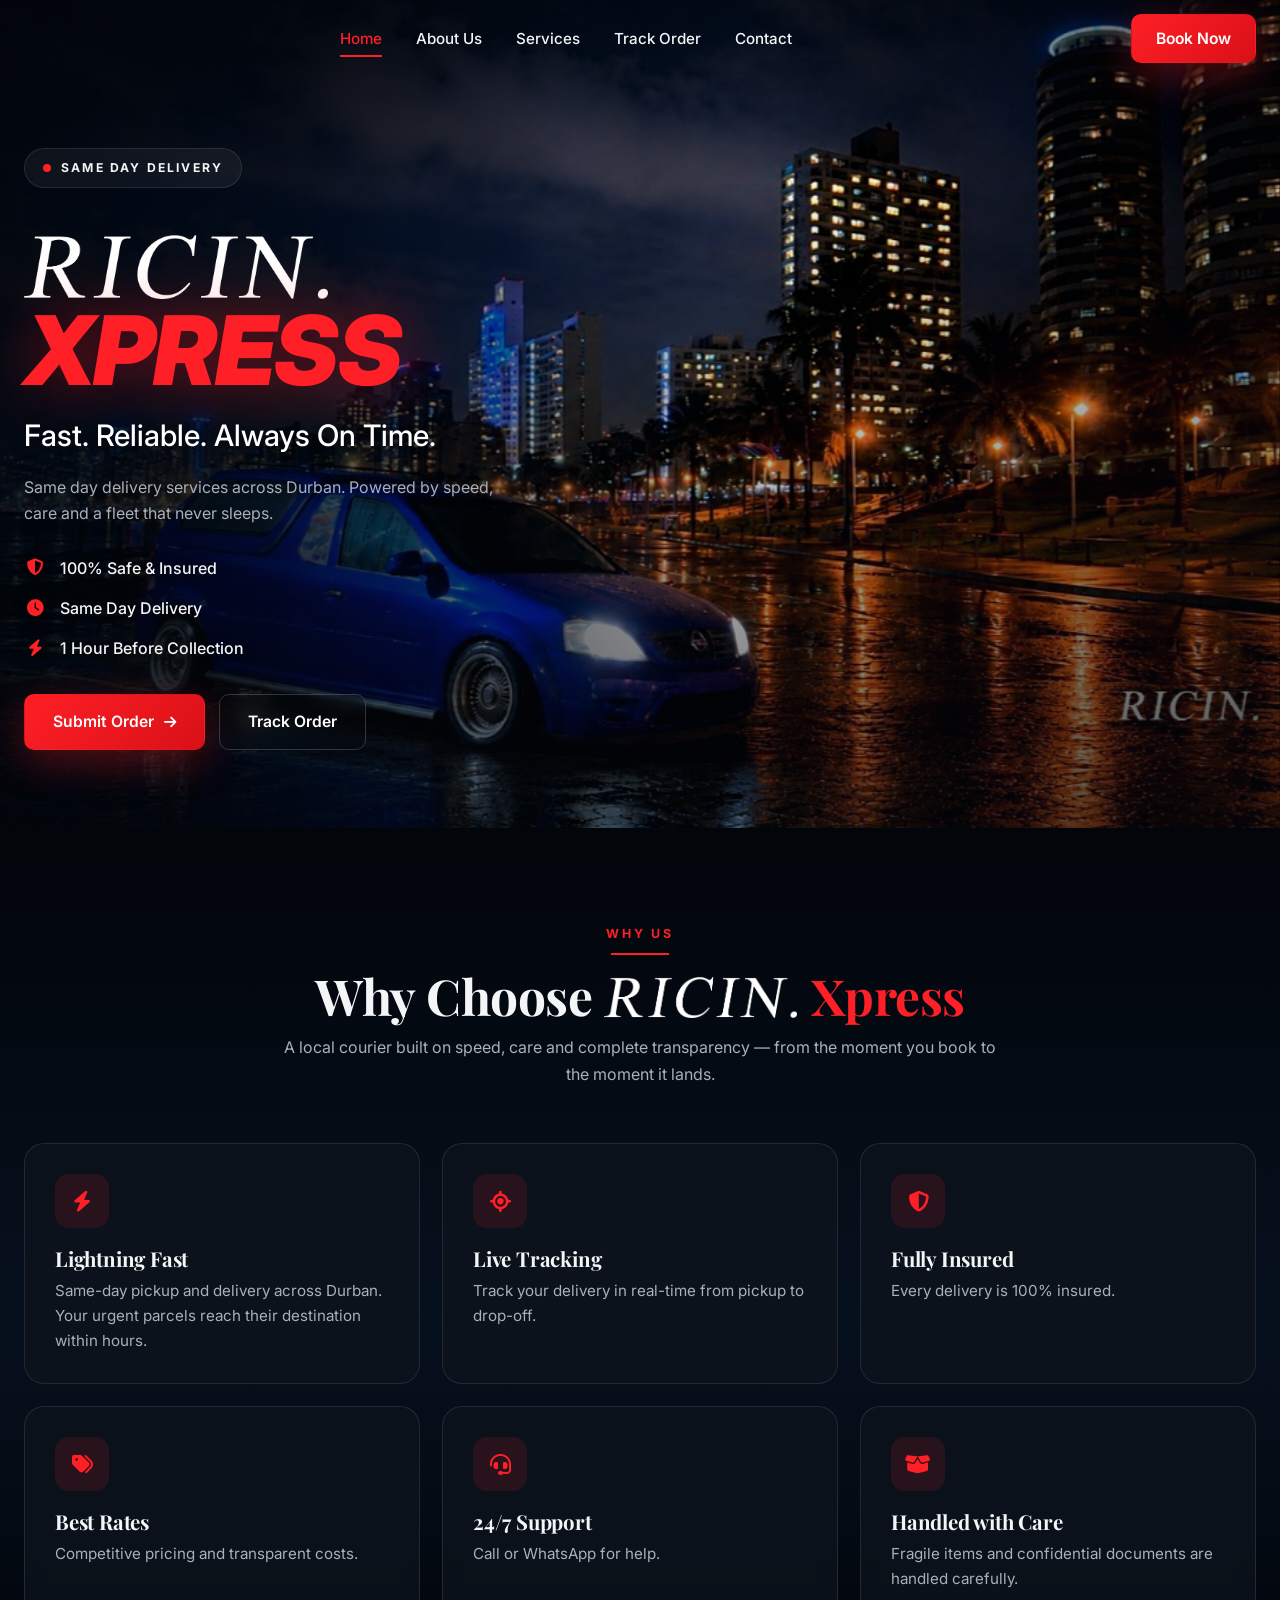
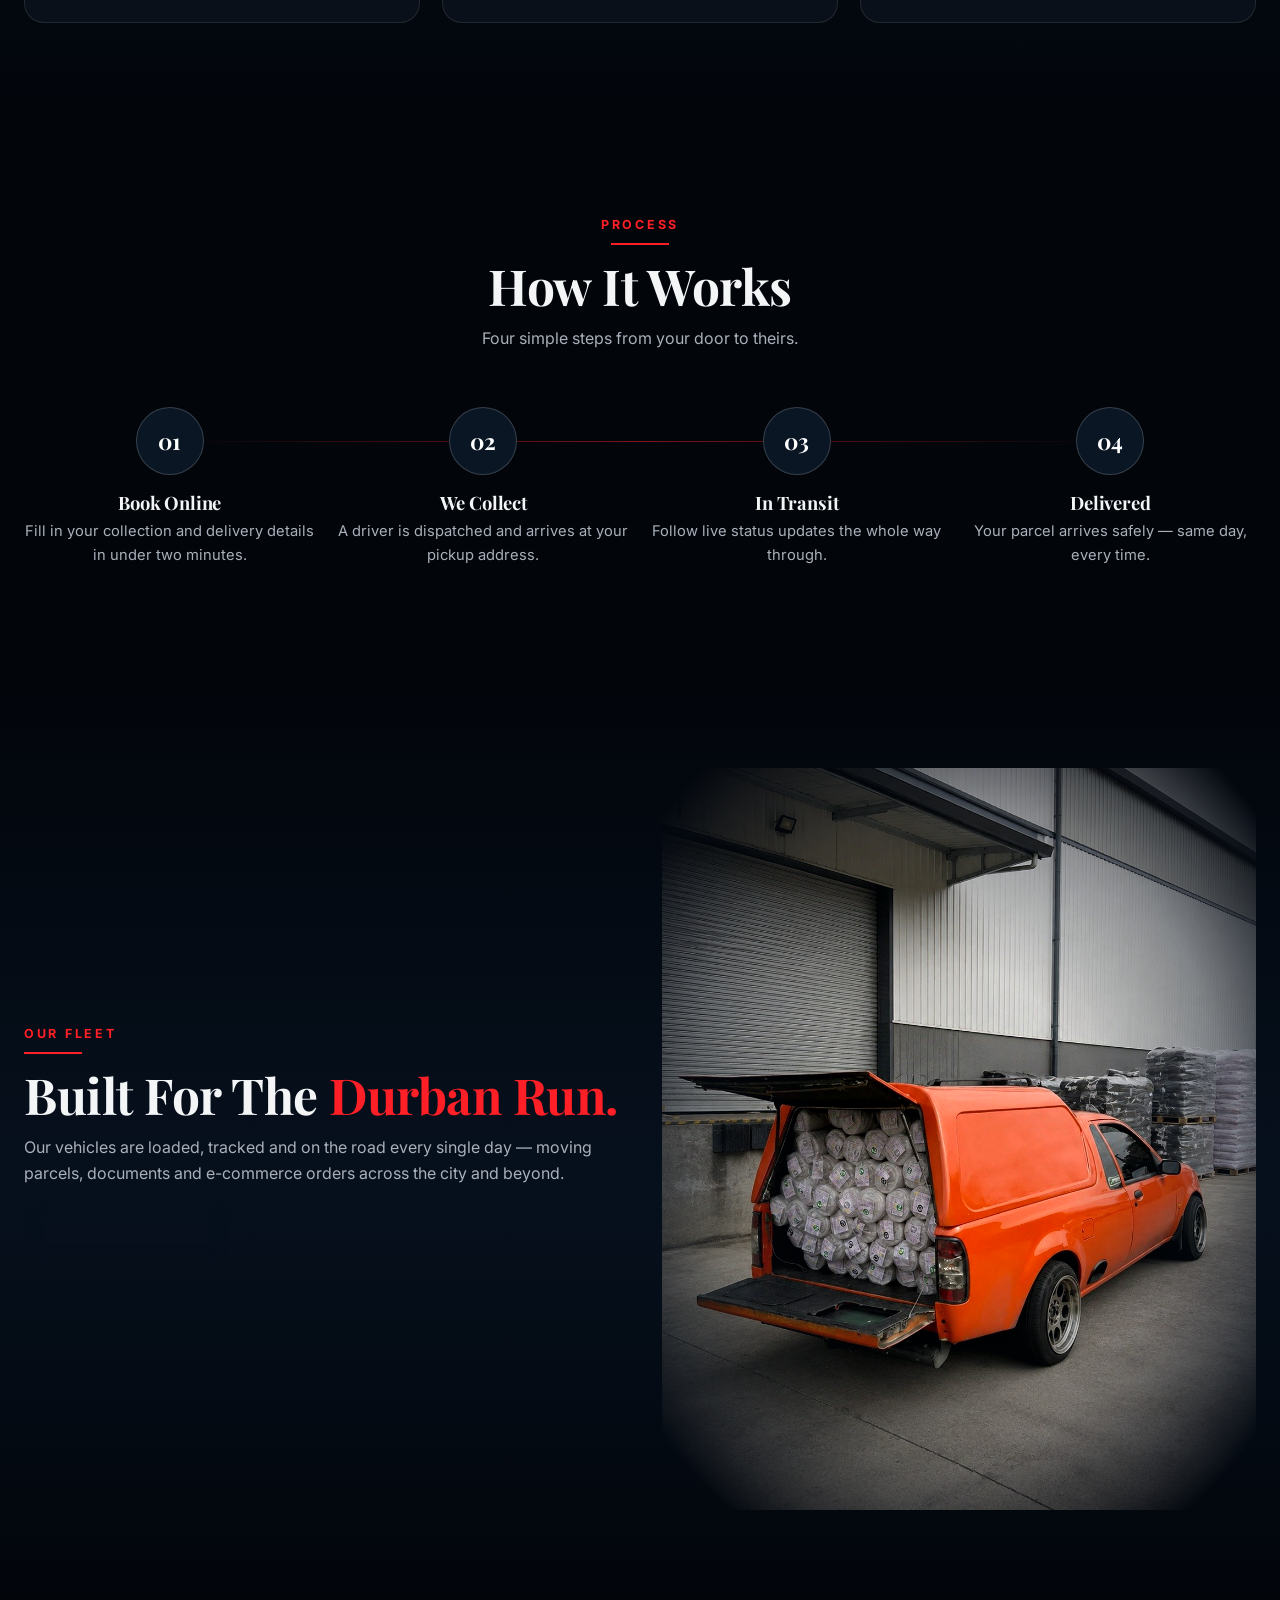
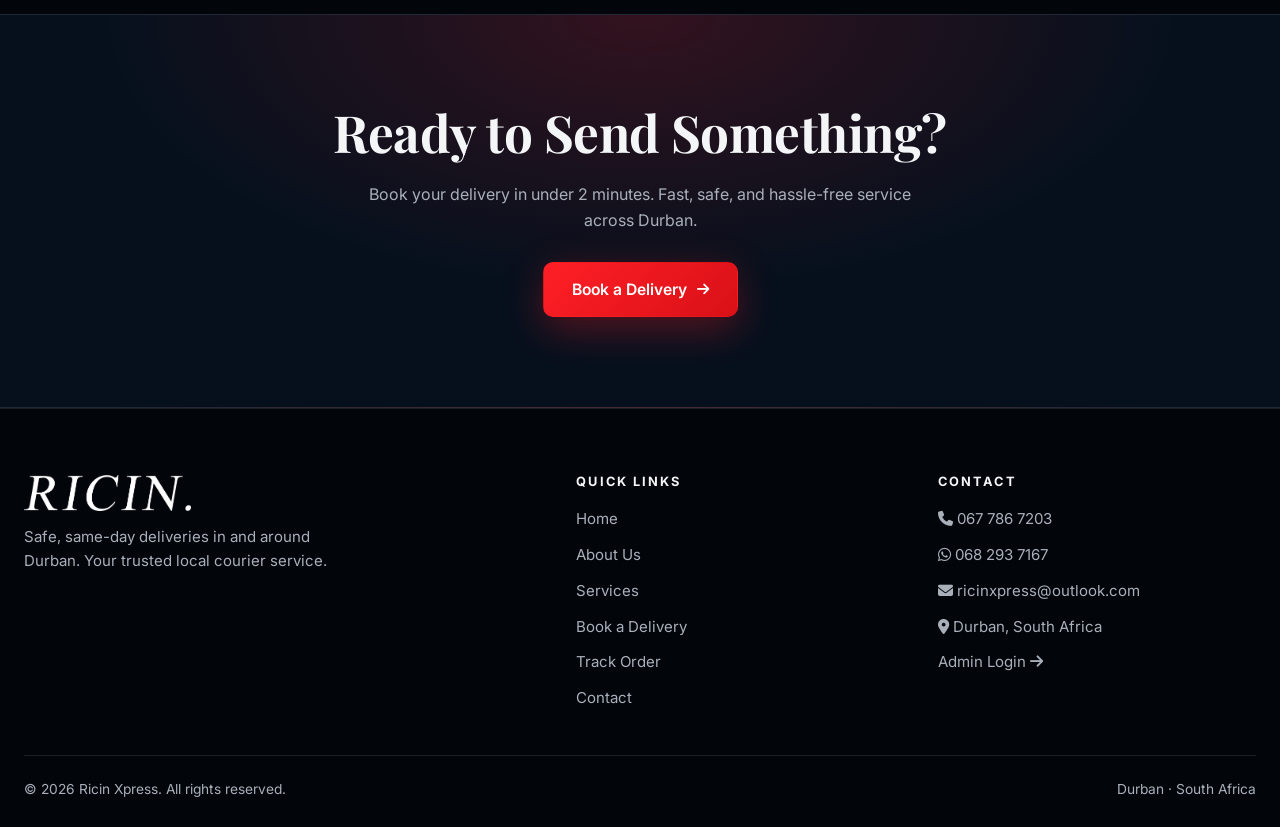
<file: index.html>
<!DOCTYPE html>
<html lang="en">
<head>
  <meta charset="UTF-8">
  <meta name="viewport" content="width=device-width, initial-scale=1.0">
  <title>Ricin Xpress | Same-Day Courier Delivery in Durban</title>
  <meta name="description" content="Ricin Xpress delivers same-day parcels across Durban. Fast, insured, live-tracked courier service. Book a delivery in under two minutes.">
  <link rel="canonical" href="https://www.ricinxpress.co.za/index.html">
  <meta property="og:title" content="Ricin Xpress | Same-Day Courier Delivery in Durban">
  <meta property="og:description" content="Fast, reliable, always on time. Same-day delivery services across Durban with live tracking.">
  <meta property="og:type" content="website">
  <meta name="twitter:card" content="summary_large_image">
  <meta name="description" content="Ricin Xpress provides fast, reliable same-day delivery and courier services in Durban and across KwaZulu-Natal. Professional, secure and efficient delivery solutions for businesses and individuals.">
  <!-- Twitter / X -->
<meta name="twitter:card" content="summary_large_image">
<meta name="twitter:title" content="Ricin Xpress | Courier & Same-Day Delivery">
<meta name="twitter:description" content="Fast, secure and reliable courier and same-day delivery services in Durban, South Africa.">

<!-- Local SEO -->
<meta name="geo.region" content="ZA-KZN">
<meta name="geo.placename" content="Durban, KwaZulu-Natal, South Africa">

<!-- Theme Colour -->
<meta name="theme-color" content="#0b1f33">
  <!-- Bing Webmaster / SEO Tags -->
<meta name="msvalidate.01" content="YOUR_BING_VERIFICATION_CODE">

<!-- Bing SEO -->
<meta name="robots" content="index, follow, max-image-preview:large, max-snippet:-1, max-video-preview:-1">
<meta name="bingbot" content="index, follow">

<!-- SEO -->
<meta name="description" content="Ricin Xpress provides fast, reliable same-day delivery and courier services in Durban and across KwaZulu-Natal. Professional, secure and efficient delivery solutions for businesses and individuals.">
<meta name="keywords" content="Ricin Xpress, courier services Durban, same day delivery Durban, courier Durban, express delivery Durban, delivery services KwaZulu-Natal, logistics Durban, parcel delivery South Africa">
<link rel="canonical" href="https://ricinxpress.co.za/">

<!-- Open Graph -->
<meta property="og:title" content="Ricin Xpress | Same-Day Delivery & Courier Services">
<meta property="og:description" content="Fast, reliable and professional courier and same-day delivery services in Durban and KwaZulu-Natal.">
<meta property="og:url" content="https://ricinxpress.co.za/">
<meta property="og:type" content="website">
<meta property="og:site_name" content="Ricin Xpress">

<!-- Twitter/X -->
<meta name="twitter:card" content="summary_large_image">
<meta name="twitter:title" content="Ricin Xpress | Same-Day Delivery & Courier Services">
<meta name="twitter:description" content="Fast, reliable courier and same-day delivery services in Durban and KwaZulu-Natal.">

<!-- Bing / Microsoft Verification -->
<!-- Replace YOUR_BING_VERIFICATION_CODE with the code from Bing Webmaster Tools -->
<meta name="msvalidate.01" content="YOUR_BING_VERIFICATION_CODE">
  <link rel="preconnect" href="https://fonts.googleapis.com">
  <link rel="preconnect" href="https://fonts.gstatic.com" crossorigin>
  <link href="https://fonts.googleapis.com/css2?family=Playfair+Display:ital,wght@0,600;0,700;0,900;1,700&family=Inter:wght@400;500;600;700;900&display=swap" rel="stylesheet">
  <link rel="stylesheet" href="css/styles.css">
  <link rel="stylesheet" href="https://cdnjs.cloudflare.com/ajax/libs/font-awesome/6.5.1/css/all.min.css">
  <script type="application/ld+json">
  {"@context":"https://schema.org","@type":"LocalBusiness","name":"Ricin Xpress","description":"Same-day courier and delivery service in Durban, South Africa.","telephone":"+27677867203","email":"ricinxpress@outlook.com","address":{"@type":"PostalAddress","addressLocality":"Durban","addressCountry":"ZA"},"areaServed":"Durban"}
  </script>
  <link rel="icon" type="image/png" href="favicon.png">
  <link rel="apple-touch-icon" href="apple-touch-icon.png">
  <script>document.documentElement.className+=" js";window.addEventListener("error",function(){document.documentElement.className=document.documentElement.className.replace(" js","");});</script>
</head>
<body>
  <a class="skip-link" href="#main">Skip to content</a>

  <header class="header">
    <div class="header-inner">
      <button class="mobile-toggle" aria-label="Toggle navigation" aria-expanded="false"><span></span><span></span><span></span></button>
      <nav class="nav" aria-label="Main navigation">
        <a href="index.html" class="nav-link">Home</a>
        <a href="about.html" class="nav-link">About Us</a>
        <a href="services.html" class="nav-link">Services</a>
        <a href="track.html" class="nav-link">Track Order</a>
        <a href="contact.html" class="nav-link">Contact</a>
        <a href="book.html" class="btn btn-primary nav-cta">Book Now</a>
      </nav>
      <a href="book.html" class="btn btn-primary header-cta">Book Now</a>
    </div>
  </header>

  <main id="main">
    <!-- HERO -->
    <section class="hero">
      <div class="hero-media">
        <img src="car.jpg" alt="Ricin Xpress blue delivery van driving through Durban at night past the Moses Mabhida Stadium arch" fetchpriority="high">
      </div>
      <div class="container hero-inner">
        <div class="hero-copy">
          <span class="badge-pill"><span class="dot"></span> Same Day Delivery</span>
          <h1 class="hero-title"><img src="ricin-wordmark.png" alt="RICIN." class="brand-mark"><span class="line-2">XPRESS</span></h1>
          <p class="hero-sub">Fast. Reliable. Always On Time.</p>
          <p class="hero-text">Same day delivery services across Durban. Powered by speed, care and a fleet that never sleeps.</p>
          <ul class="hero-points">
            <li><i class="fas fa-shield-halved"></i> 100% Safe &amp; Insured</li>
            <li><i class="fas fa-clock"></i> Same Day Delivery</li>
            <li><i class="fas fa-bolt"></i> 1 Hour Before Collection</li>
          </ul>
          <div class="hero-actions">
            <a href="book.html" class="btn btn-primary">Submit Order <i class="fas fa-arrow-right"></i></a>
            <a href="track.html" class="btn btn-ghost">Track Order</a>
          </div>
        </div>
      </div>
    </section>

    <!-- WHY -->
    <section class="section section-dark">
      <div class="container">
        <div class="section-head animate-on-scroll">
          <span class="eyebrow center">Why Us</span>
          <h2 class="section-title">Why Choose <img src="ricin-wordmark.png" alt="Ricin" class="brand-mark inline-mark"> <span class="text-red">Xpress</span></h2>
          <p>A local courier built on speed, care and complete transparency — from the moment you book to the moment it lands.</p>
        </div>
        <div class="grid grid-3">
          <article class="card animate-on-scroll"><div class="card-icon"><i class="fas fa-bolt"></i></div><h3>Lightning Fast</h3><p>Same-day pickup and delivery across Durban. Your urgent parcels reach their destination within hours.</p></article>
          <article class="card animate-on-scroll"><div class="card-icon"><i class="fas fa-location-crosshairs"></i></div><h3>Live Tracking</h3><p>Track your delivery in real-time from pickup to drop-off.</p></article>
          <article class="card animate-on-scroll"><div class="card-icon"><i class="fas fa-shield-halved"></i></div><h3>Fully Insured</h3><p>Every delivery is 100% insured.</p></article>
          <article class="card animate-on-scroll"><div class="card-icon"><i class="fas fa-tags"></i></div><h3>Best Rates</h3><p>Competitive pricing and transparent costs.</p></article>
          <article class="card animate-on-scroll"><div class="card-icon"><i class="fas fa-headset"></i></div><h3>24/7 Support</h3><p>Call or WhatsApp for help.</p></article>
          <article class="card animate-on-scroll"><div class="card-icon"><i class="fas fa-box-open"></i></div><h3>Handled with Care</h3><p>Fragile items and confidential documents are handled carefully.</p></article>
        </div>
      </div>
    </section>

    <!-- HOW IT WORKS -->
    <section class="section">
      <div class="container">
        <div class="section-head animate-on-scroll">
          <span class="eyebrow center">Process</span>
          <h2 class="section-title">How It Works</h2>
          <p>Four simple steps from your door to theirs.</p>
        </div>
        <div class="steps">
          <div class="step animate-on-scroll"><div class="step-num">01</div><h3>Book Online</h3><p>Fill in your collection and delivery details in under two minutes.</p></div>
          <div class="step animate-on-scroll"><div class="step-num">02</div><h3>We Collect</h3><p>A driver is dispatched and arrives at your pickup address.</p></div>
          <div class="step animate-on-scroll"><div class="step-num">03</div><h3>In Transit</h3><p>Follow live status updates the whole way through.</p></div>
          <div class="step animate-on-scroll"><div class="step-num">04</div><h3>Delivered</h3><p>Your parcel arrives safely — same day, every time.</p></div>
        </div>
      </div>
    </section>

    <!-- FLEET STRIP -->
    <section class="section section-dark">
      <div class="container grid grid-2" style="align-items:center;gap:44px">
        <div class="animate-on-scroll">
          <span class="eyebrow">Our Fleet</span>
          <h2 class="section-title">Built For The <span class="text-red">Durban Run.</span></h2>
          <p class="muted">Our vehicles are loaded, tracked and on the road every single day — moving parcels, documents and e-commerce orders across the city and beyond.</p>
          <a href="services.html" class="btn btn-ghost">Explore Services <i class="fas fa-arrow-right"></i></a>
        </div>
        <div class="animate-on-scroll">
          <div class="cutout-wrap"><img src="back.jpeg" class="cutout" alt="Ricin Xpress bakkie fully loaded with parcels" loading="lazy"></div>
        </div>
      </div>
    </section>

    <!-- CTA -->
    <section class="cta-band">
      <div class="container animate-on-scroll">
        <h2>Ready to Send Something?</h2>
        <p>Book your delivery in under 2 minutes. Fast, safe, and hassle-free service across Durban.</p>
        <a href="book.html" class="btn btn-primary">Book a Delivery <i class="fas fa-arrow-right"></i></a>
      </div>
    </section>
  </main>

  <footer class="footer">
    <div class="container">
      <div class="footer-grid">
        <div>
          <span class="brand"><img src="ricin-wordmark.png" alt="RICIN." class="brand-mark"></span>
          <p style="margin-top:14px">Safe, same-day deliveries in and around Durban. Your trusted local courier service.</p>
        </div>
        <div>
          <h4>Quick Links</h4>
          <ul>
            <li><a href="index.html">Home</a></li>
            <li><a href="about.html">About Us</a></li>
            <li><a href="services.html">Services</a></li>
            <li><a href="book.html">Book a Delivery</a></li>
            <li><a href="track.html">Track Order</a></li>
            <li><a href="contact.html">Contact</a></li>
          </ul>
        </div>
        <div>
          <h4>Contact</h4>
          <ul>
            <li><a href="tel:0677867203"><i class="fas fa-phone"></i> 067 786 7203</a></li>
            <li><a href="https://wa.me/27682937167" target="_blank" rel="noopener"><i class="fab fa-whatsapp"></i> 068 293 7167</a></li>
            <li><a href="mailto:ricinxpress@outlook.com"><i class="fas fa-envelope"></i> ricinxpress@outlook.com</a></li>
            <li><i class="fas fa-location-dot"></i> Durban, South Africa</li>
            <li><a href="login.html">Admin Login <i class="fas fa-arrow-right"></i></a></li>
          </ul>
        </div>
      </div>
      <div class="footer-bottom">
        <span>&copy; <span id="year">2026</span> Ricin Xpress. All rights reserved.</span>
        <span>Durban · South Africa</span>
      </div>
    </div>
  </footer>

  <script src="js/main.js"></script>
</body>
</html>
</file>
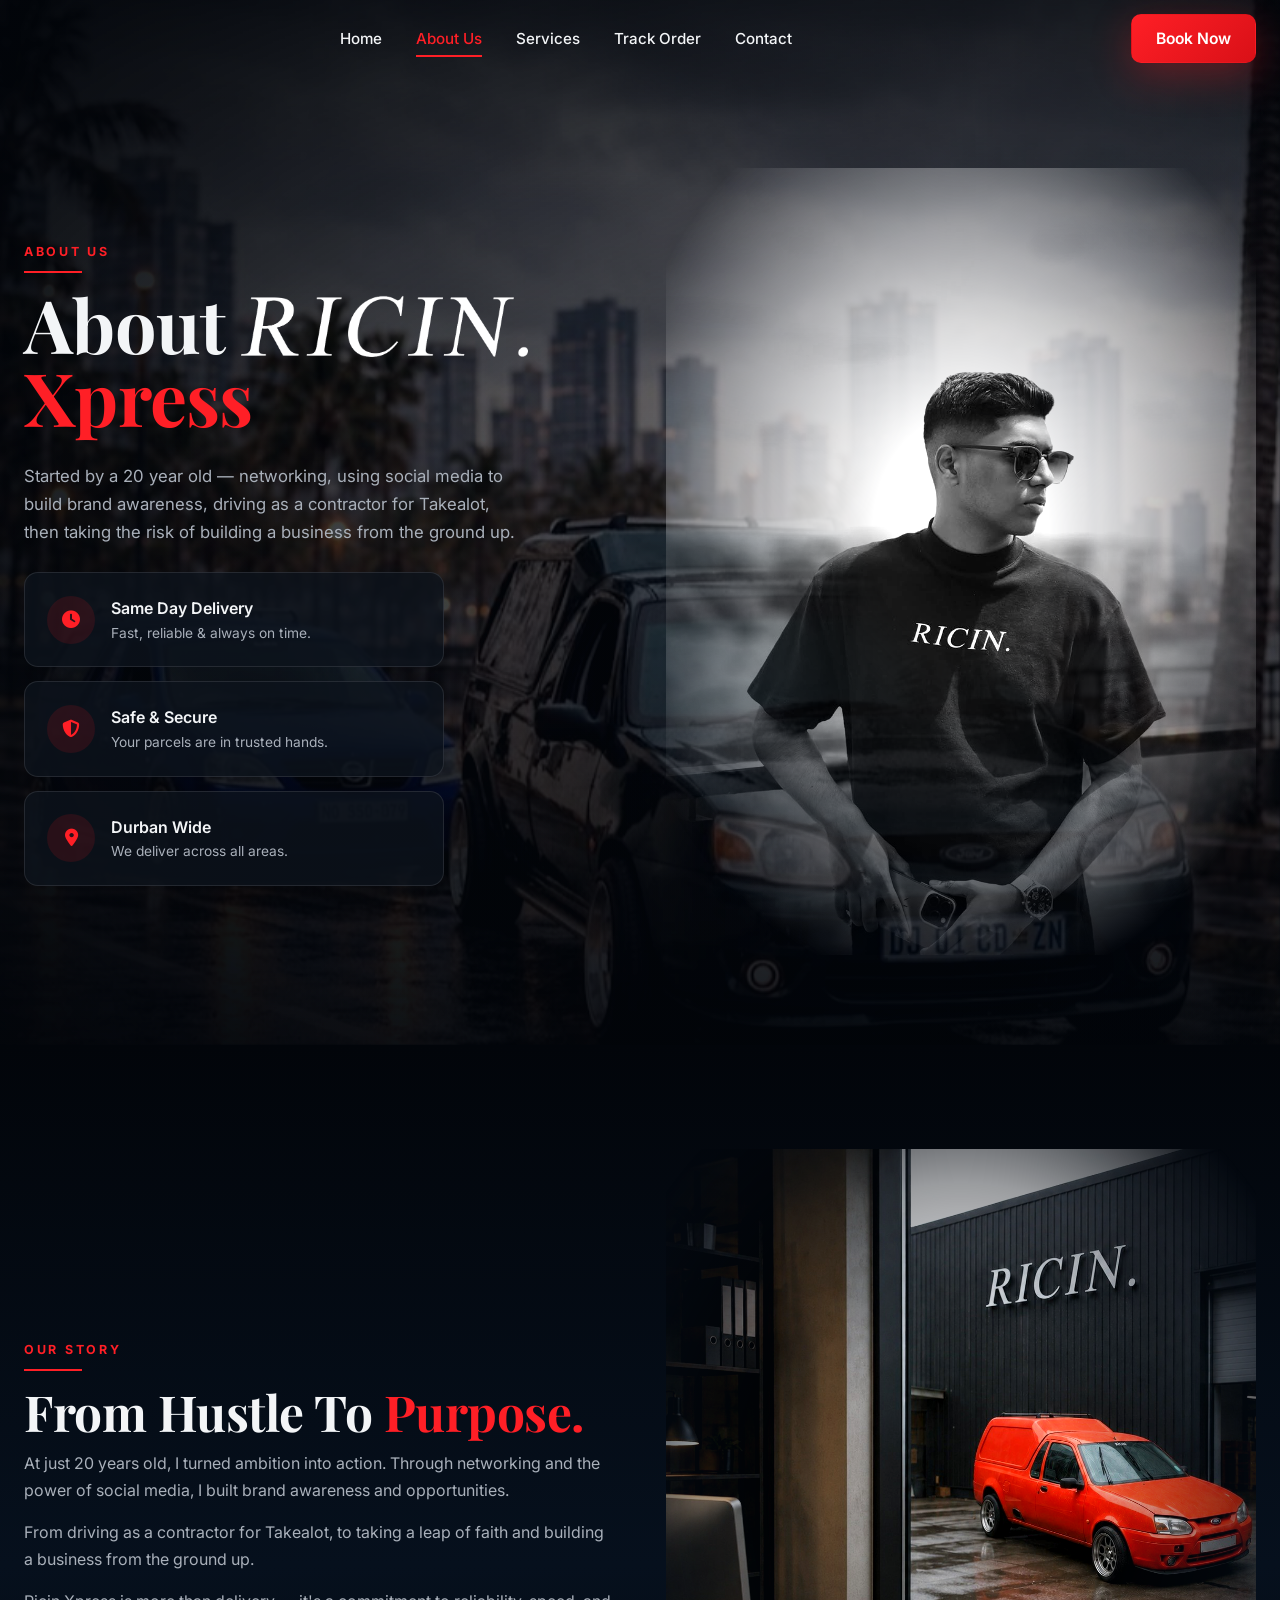
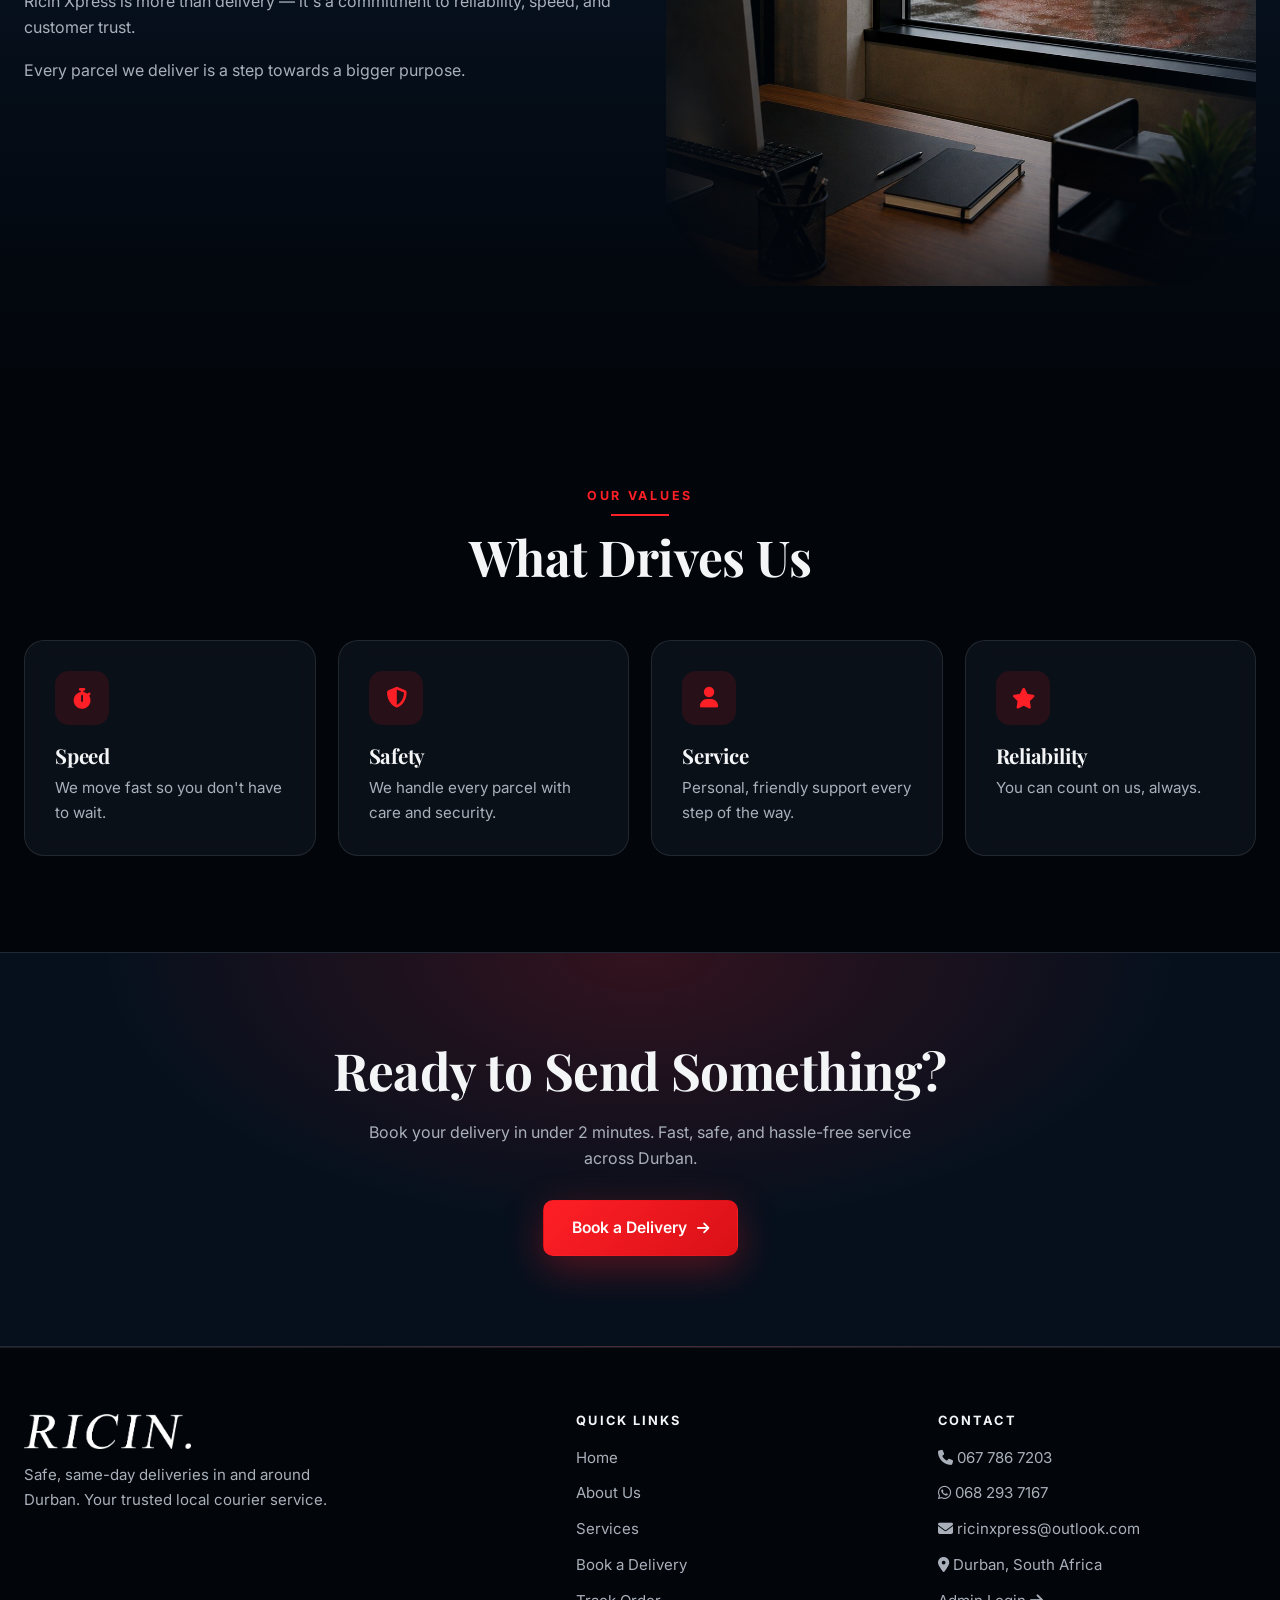
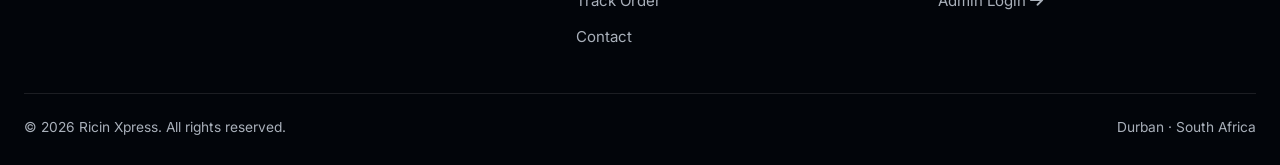
<file: about.html>
<!DOCTYPE html>
<html lang="en">
<head>
  <meta charset="UTF-8">
  <meta name="viewport" content="width=device-width, initial-scale=1.0">
  <title>About Ricin Xpress | Durban Courier Built From The Ground Up</title>
  <meta name="description" content="The story behind Ricin Xpress — a Durban same-day courier started by a 20-year-old, built on speed, safety, service and reliability.">
  <link rel="canonical" href="https://www.ricinxpress.co.za/about.html">
  <meta property="og:title" content="About Ricin Xpress | Durban Courier">
  <meta property="og:description" content="From hustle to purpose — the story behind Ricin Xpress, Durban's same-day delivery service.">
  <meta property="og:type" content="website">
  <meta name="twitter:card" content="summary_large_image">
  <link rel="preconnect" href="https://fonts.googleapis.com">
  <link rel="preconnect" href="https://fonts.gstatic.com" crossorigin>
  <link href="https://fonts.googleapis.com/css2?family=Playfair+Display:ital,wght@0,600;0,700;0,900;1,700&family=Inter:wght@400;500;600;700;900&display=swap" rel="stylesheet">
  <link rel="stylesheet" href="css/styles.css">
  <link rel="stylesheet" href="https://cdnjs.cloudflare.com/ajax/libs/font-awesome/6.5.1/css/all.min.css">
  <link rel="icon" type="image/png" href="favicon.png">
  <link rel="apple-touch-icon" href="apple-touch-icon.png">
  <script>document.documentElement.className+=" js";window.addEventListener("error",function(){document.documentElement.className=document.documentElement.className.replace(" js","");});</script>
</head>
<body>
  <a class="skip-link" href="#main">Skip to content</a>

  <header class="header">
    <div class="header-inner">
      <button class="mobile-toggle" aria-label="Toggle navigation" aria-expanded="false"><span></span><span></span><span></span></button>
      <nav class="nav" aria-label="Main navigation">
        <a href="index.html" class="nav-link">Home</a>
        <a href="about.html" class="nav-link">About Us</a>
        <a href="services.html" class="nav-link">Services</a>
        <a href="track.html" class="nav-link">Track Order</a>
        <a href="contact.html" class="nav-link">Contact</a>
        <a href="book.html" class="btn btn-primary nav-cta">Book Now</a>
      </nav>
      <a href="book.html" class="btn btn-primary header-cta">Book Now</a>
    </div>
  </header>

  <main id="main">
    <section class="page-hero">
      <div class="hero-media">
        <img src="night-van.jpeg" alt="Ricin Xpress vehicle at night against the Durban skyline">
      </div>
      <div class="container page-hero-inner">
        <div class="grid grid-2" style="align-items:center;gap:52px">
          <div>
            <span class="eyebrow">About Us</span>
            <h1 class="page-title">About <img src="ricin-wordmark.png" alt="Ricin" class="brand-mark inline-mark"> <span class="accent">Xpress</span></h1>
            <p class="page-lead">Started by a 20 year old — networking, using social media to build brand awareness, driving as a contractor for Takealot, then taking the risk of building a business from the ground up.</p>
            <div class="grid" style="gap:14px;margin-top:26px;max-width:420px">
              <div class="contact-card"><span class="ci"><i class="fas fa-clock"></i></span><span><span class="v">Same Day Delivery</span><span class="k" style="letter-spacing:0;text-transform:none;font-size:.86rem">Fast, reliable &amp; always on time.</span></span></div>
              <div class="contact-card"><span class="ci"><i class="fas fa-shield-halved"></i></span><span><span class="v">Safe &amp; Secure</span><span class="k" style="letter-spacing:0;text-transform:none;font-size:.86rem">Your parcels are in trusted hands.</span></span></div>
              <div class="contact-card"><span class="ci"><i class="fas fa-location-dot"></i></span><span><span class="v">Durban Wide</span><span class="k" style="letter-spacing:0;text-transform:none;font-size:.86rem">We deliver across all areas.</span></span></div>
            </div>
          </div>
          <div>
            <img src="RICIN_IMAGE.jpeg" class="founder-photo" alt="Founder of Ricin Xpress wearing a Ricin branded t-shirt" loading="lazy" style="border-radius:20px;border:1px solid var(--border)">
            <img src="RICIN_IMAGE.jpeg" class="cutout founder-cutout" alt="Founder of Ricin Xpress wearing a Ricin branded t-shirt" loading="lazy">
          </div>
        </div>
      </div>
    </section>

    <!-- STORY -->
    <section class="section section-dark">
      <div class="container grid grid-2" style="align-items:center;gap:52px">
        <div class="animate-on-scroll">
          <span class="eyebrow">Our Story</span>
          <h2 class="section-title">From Hustle To <span class="text-red">Purpose.</span></h2>
          <p class="muted">At just 20 years old, I turned ambition into action. Through networking and the power of social media, I built brand awareness and opportunities.</p>
          <p class="muted">From driving as a contractor for Takealot, to taking a leap of faith and building a business from the ground up.</p>
          <p class="muted">Ricin Xpress is more than delivery — it's a commitment to reliability, speed, and customer trust.</p>
          <p class="muted">Every parcel we deliver is a step towards a bigger purpose.</p>
        </div>
        <div class="animate-on-scroll">
          <div class="cutout-wrap"><img src="orange.jpeg" class="cutout" alt="Red Ricin Xpress delivery van" loading="lazy"></div>
        </div>
      </div>
    </section>

    <!-- VALUES -->
    <section class="section">
      <div class="container">
        <div class="section-head animate-on-scroll">
          <span class="eyebrow center">Our Values</span>
          <h2 class="section-title">What Drives Us</h2>
        </div>
        <div class="grid grid-4">
          <article class="card animate-on-scroll"><div class="card-icon"><i class="fas fa-stopwatch"></i></div><h3>Speed</h3><p>We move fast so you don't have to wait.</p></article>
          <article class="card animate-on-scroll"><div class="card-icon"><i class="fas fa-shield-halved"></i></div><h3>Safety</h3><p>We handle every parcel with care and security.</p></article>
          <article class="card animate-on-scroll"><div class="card-icon"><i class="fas fa-user"></i></div><h3>Service</h3><p>Personal, friendly support every step of the way.</p></article>
          <article class="card animate-on-scroll"><div class="card-icon"><i class="fas fa-star"></i></div><h3>Reliability</h3><p>You can count on us, always.</p></article>
        </div>
      </div>
    </section>

    <section class="cta-band">
      <div class="container animate-on-scroll">
        <h2>Ready to Send Something?</h2>
        <p>Book your delivery in under 2 minutes. Fast, safe, and hassle-free service across Durban.</p>
        <a href="book.html" class="btn btn-primary">Book a Delivery <i class="fas fa-arrow-right"></i></a>
      </div>
    </section>
  </main>

  <footer class="footer">
    <div class="container">
      <div class="footer-grid">
        <div>
          <span class="brand"><img src="ricin-wordmark.png" alt="RICIN." class="brand-mark"></span>
          <p style="margin-top:14px">Safe, same-day deliveries in and around Durban. Your trusted local courier service.</p>
        </div>
        <div>
          <h4>Quick Links</h4>
          <ul>
            <li><a href="index.html">Home</a></li>
            <li><a href="about.html">About Us</a></li>
            <li><a href="services.html">Services</a></li>
            <li><a href="book.html">Book a Delivery</a></li>
            <li><a href="track.html">Track Order</a></li>
            <li><a href="contact.html">Contact</a></li>
          </ul>
        </div>
        <div>
          <h4>Contact</h4>
          <ul>
            <li><a href="tel:0677867203"><i class="fas fa-phone"></i> 067 786 7203</a></li>
            <li><a href="https://wa.me/27682937167" target="_blank" rel="noopener"><i class="fab fa-whatsapp"></i> 068 293 7167</a></li>
            <li><a href="mailto:ricinxpress@outlook.com"><i class="fas fa-envelope"></i> ricinxpress@outlook.com</a></li>
            <li><i class="fas fa-location-dot"></i> Durban, South Africa</li>
            <li><a href="login.html">Admin Login <i class="fas fa-arrow-right"></i></a></li>
          </ul>
        </div>
      </div>
      <div class="footer-bottom">
        <span>&copy; <span id="year">2026</span> Ricin Xpress. All rights reserved.</span>
        <span>Durban · South Africa</span>
      </div>
    </div>
  </footer>

  <script src="js/main.js"></script>
</body>
</html>
</file>
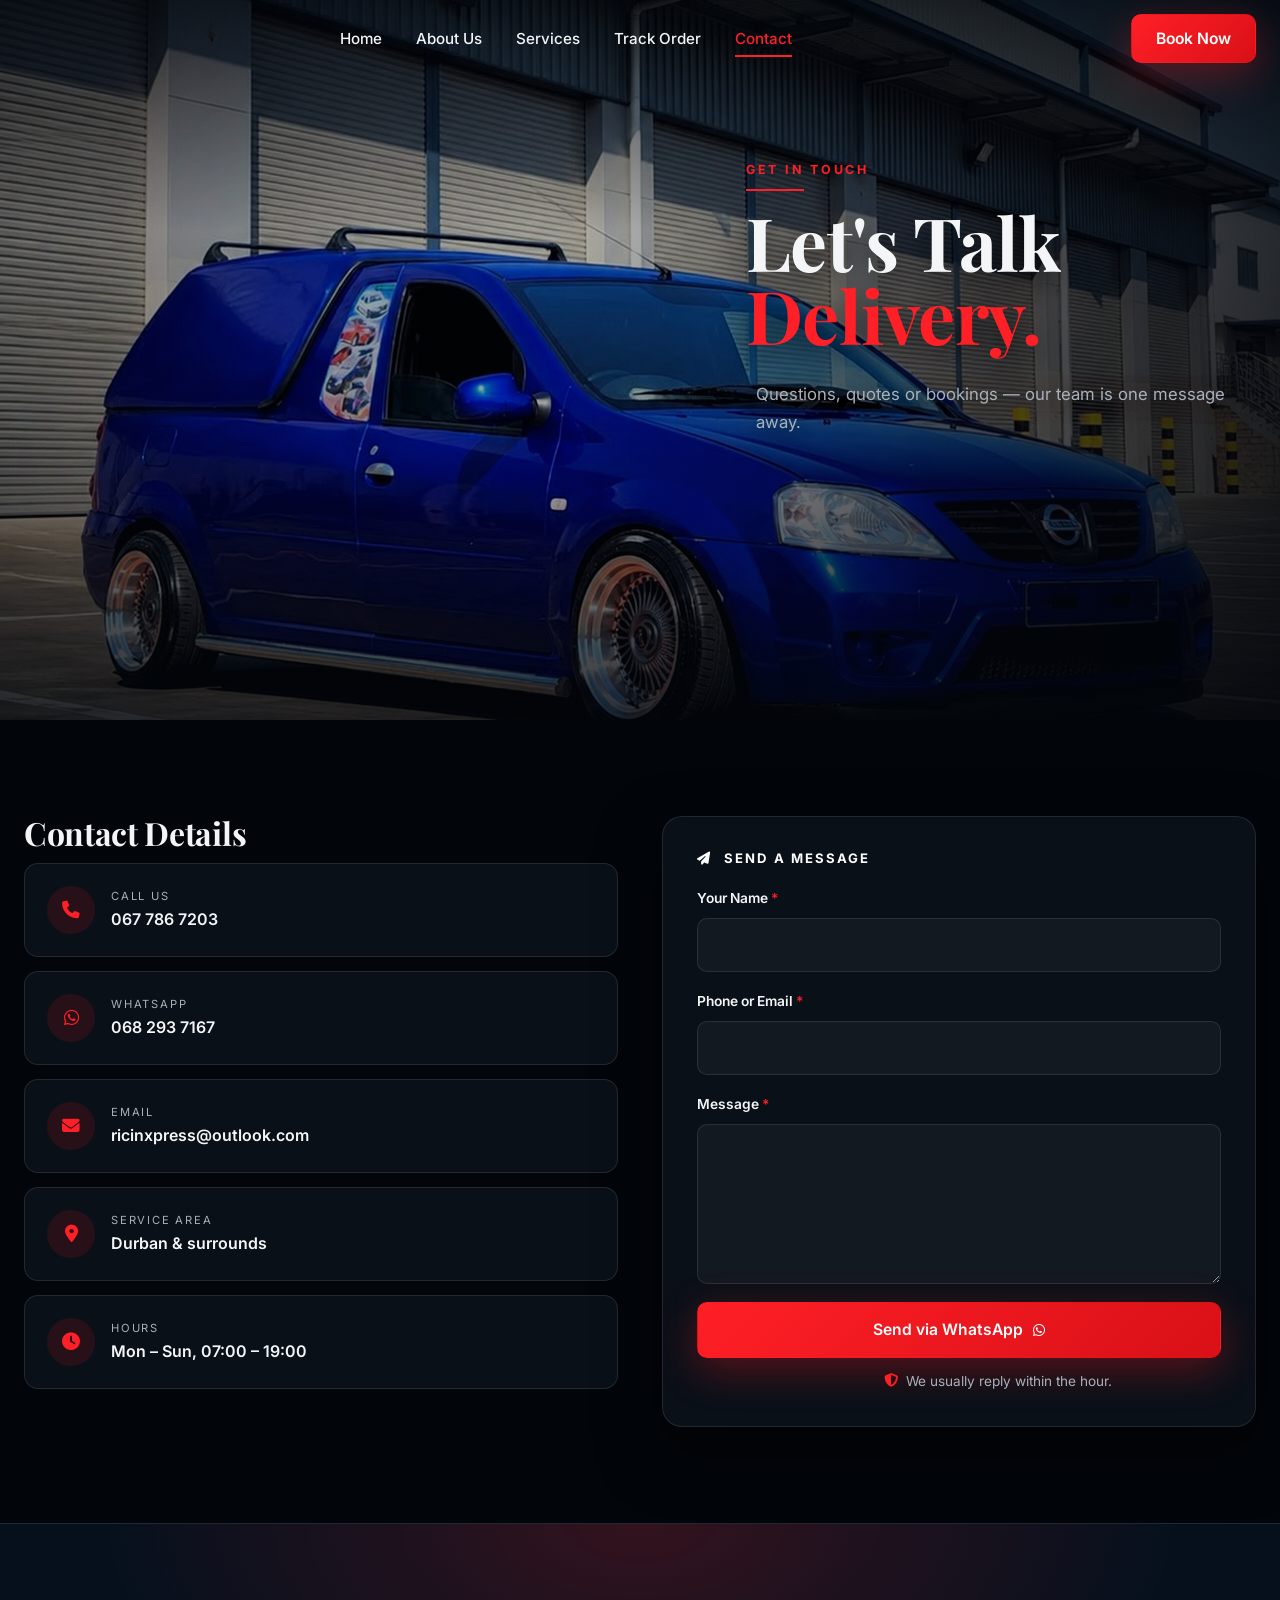
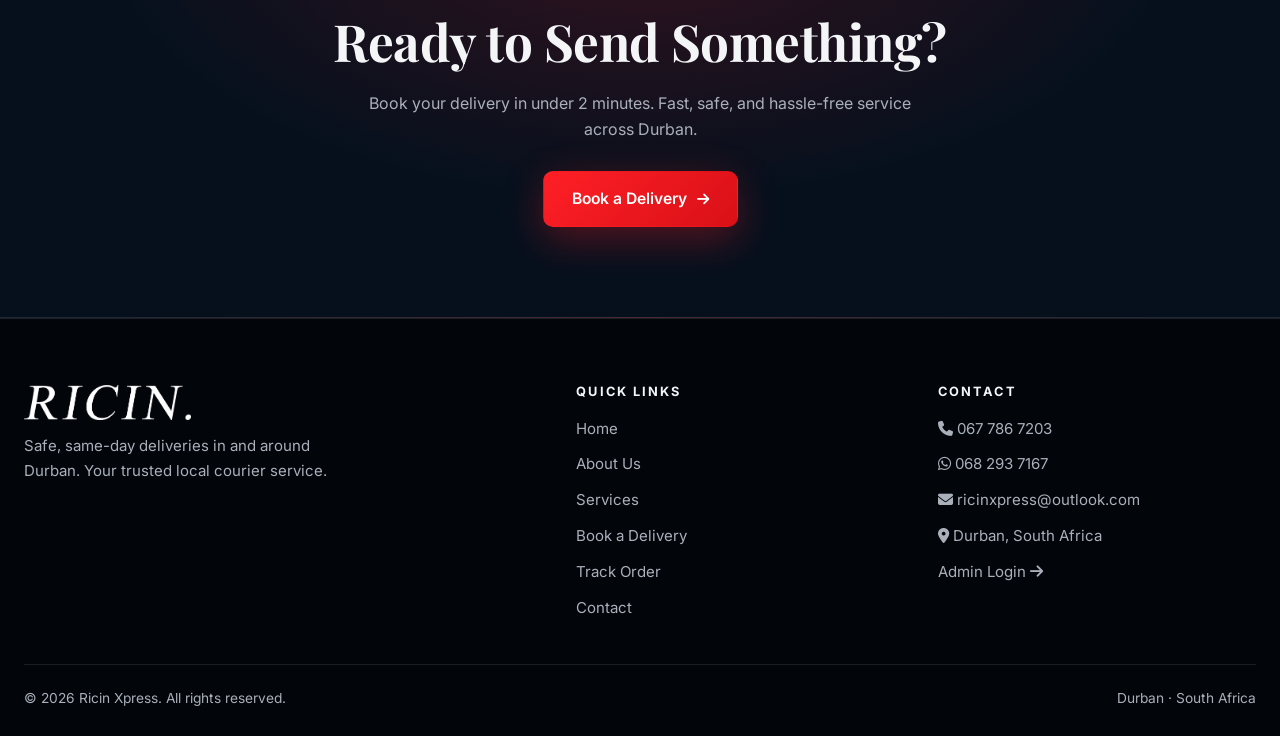
<file: contact.html>
<!DOCTYPE html>
<html lang="en">
<head>
  <meta charset="UTF-8">
  <meta name="viewport" content="width=device-width, initial-scale=1.0">
  <title>Contact Ricin Xpress | Durban Courier Support</title>
  <meta name="description" content="Call, WhatsApp or email Ricin Xpress for same-day courier bookings and support across Durban. We reply fast, seven days a week.">
  <link rel="canonical" href="https://www.ricinxpress.co.za/contact.html">
  <meta property="og:title" content="Contact Ricin Xpress | Durban Courier Support">
  <meta property="og:description" content="Questions, quotes or bookings — our team is one message away.">
  <meta property="og:type" content="website">
  <meta name="twitter:card" content="summary_large_image">
  <link rel="preconnect" href="https://fonts.googleapis.com">
  <link rel="preconnect" href="https://fonts.gstatic.com" crossorigin>
  <link href="https://fonts.googleapis.com/css2?family=Playfair+Display:ital,wght@0,600;0,700;0,900;1,700&family=Inter:wght@400;500;600;700;900&display=swap" rel="stylesheet">
  <link rel="stylesheet" href="css/styles.css">
  <link rel="stylesheet" href="https://cdnjs.cloudflare.com/ajax/libs/font-awesome/6.5.1/css/all.min.css">
  <link rel="icon" type="image/png" href="favicon.png">
  <link rel="apple-touch-icon" href="apple-touch-icon.png">
  <script>document.documentElement.className+=" js";window.addEventListener("error",function(){document.documentElement.className=document.documentElement.className.replace(" js","");});</script>
</head>
<body>
  <a class="skip-link" href="#main">Skip to content</a>

  <header class="header">
    <div class="header-inner">
      <button class="mobile-toggle" aria-label="Toggle navigation" aria-expanded="false"><span></span><span></span><span></span></button>
      <nav class="nav" aria-label="Main navigation">
        <a href="index.html" class="nav-link">Home</a>
        <a href="about.html" class="nav-link">About Us</a>
        <a href="services.html" class="nav-link">Services</a>
        <a href="track.html" class="nav-link">Track Order</a>
        <a href="contact.html" class="nav-link">Contact</a>
        <a href="book.html" class="btn btn-primary nav-cta">Book Now</a>
      </nav>
      <a href="book.html" class="btn btn-primary header-cta">Book Now</a>
    </div>
  </header>

  <main id="main">
    <section class="page-hero contact-hero">
      <div class="hero-media">
        <img src="blue-van-landscape.jpg" alt="Blue Ricin Xpress van outside a Durban depot">
      </div>
      <div class="container page-hero-inner">
        <span class="eyebrow">Get In Touch</span>
        <h1 class="page-title">Let's Talk <span class="accent">Delivery.</span></h1>
        <p class="page-lead">Questions, quotes or bookings — our team is one message away.</p>
      </div>
    </section>

    <section class="section">
      <div class="container grid grid-2" style="align-items:start;gap:44px">
        <div class="animate-on-scroll">
          <h2 class="section-title" style="font-size:2rem">Contact Details</h2>
          <div class="grid" style="gap:14px">
            <a class="contact-card" href="tel:0677867203"><span class="ci"><i class="fas fa-phone"></i></span><span><span class="k">Call Us</span><span class="v">067 786 7203</span></span></a>
            <a class="contact-card" href="https://wa.me/27682937167" target="_blank" rel="noopener"><span class="ci"><i class="fab fa-whatsapp"></i></span><span><span class="k">WhatsApp</span><span class="v">068 293 7167</span></span></a>
            <a class="contact-card" href="mailto:ricinxpress@outlook.com"><span class="ci"><i class="fas fa-envelope"></i></span><span><span class="k">Email</span><span class="v">ricinxpress@outlook.com</span></span></a>
            <div class="contact-card"><span class="ci"><i class="fas fa-location-dot"></i></span><span><span class="k">Service Area</span><span class="v">Durban &amp; surrounds</span></span></div>
            <div class="contact-card"><span class="ci"><i class="fas fa-clock"></i></span><span><span class="k">Hours</span><span class="v">Mon – Sun, 07:00 – 19:00</span></span></div>
          </div>
        </div>

        <form class="form-card animate-on-scroll" id="contactForm" novalidate>
          <h2 class="form-section-title"><i class="fas fa-paper-plane"></i> Send a Message</h2>
          <div class="form-group">
            <label for="cName">Your Name <span class="text-red">*</span></label>
            <input type="text" id="cName" maxlength="80" required>
            <span class="field-error" id="err-cName"></span>
          </div>
          <div class="form-group">
            <label for="cContact">Phone or Email <span class="text-red">*</span></label>
            <input type="text" id="cContact" maxlength="120" required>
            <span class="field-error" id="err-cContact"></span>
          </div>
          <div class="form-group">
            <label for="cMessage">Message <span class="text-red">*</span></label>
            <textarea id="cMessage" rows="5" maxlength="800" required></textarea>
            <span class="field-error" id="err-cMessage"></span>
          </div>
          <button type="submit" class="btn btn-primary btn-block">Send via WhatsApp <i class="fab fa-whatsapp"></i></button>
          <p class="track-note" style="justify-content:center;margin-top:12px"><i class="fas fa-shield-halved"></i> We usually reply within the hour.</p>
        </form>
      </div>
    </section>

    <section class="cta-band">
      <div class="container animate-on-scroll">
        <h2>Ready to Send Something?</h2>
        <p>Book your delivery in under 2 minutes. Fast, safe, and hassle-free service across Durban.</p>
        <a href="book.html" class="btn btn-primary">Book a Delivery <i class="fas fa-arrow-right"></i></a>
      </div>
    </section>
  </main>

  <footer class="footer">
    <div class="container">
      <div class="footer-grid">
        <div>
          <span class="brand"><img src="ricin-wordmark.png" alt="RICIN." class="brand-mark"></span>
          <p style="margin-top:14px">Safe, same-day deliveries in and around Durban. Your trusted local courier service.</p>
        </div>
        <div>
          <h4>Quick Links</h4>
          <ul>
            <li><a href="index.html">Home</a></li>
            <li><a href="about.html">About Us</a></li>
            <li><a href="services.html">Services</a></li>
            <li><a href="book.html">Book a Delivery</a></li>
            <li><a href="track.html">Track Order</a></li>
            <li><a href="contact.html">Contact</a></li>
          </ul>
        </div>
        <div>
          <h4>Contact</h4>
          <ul>
            <li><a href="tel:0677867203"><i class="fas fa-phone"></i> 067 786 7203</a></li>
            <li><a href="https://wa.me/27682937167" target="_blank" rel="noopener"><i class="fab fa-whatsapp"></i> 068 293 7167</a></li>
            <li><a href="mailto:ricinxpress@outlook.com"><i class="fas fa-envelope"></i> ricinxpress@outlook.com</a></li>
            <li><i class="fas fa-location-dot"></i> Durban, South Africa</li>
            <li><a href="login.html">Admin Login <i class="fas fa-arrow-right"></i></a></li>
          </ul>
        </div>
      </div>
      <div class="footer-bottom">
        <span>&copy; <span id="year">2026</span> Ricin Xpress. All rights reserved.</span>
        <span>Durban · South Africa</span>
      </div>
    </div>
  </footer>

  <script src="js/main.js"></script>
  <script src="js/contact.js"></script>
</body>
</html>
</file>
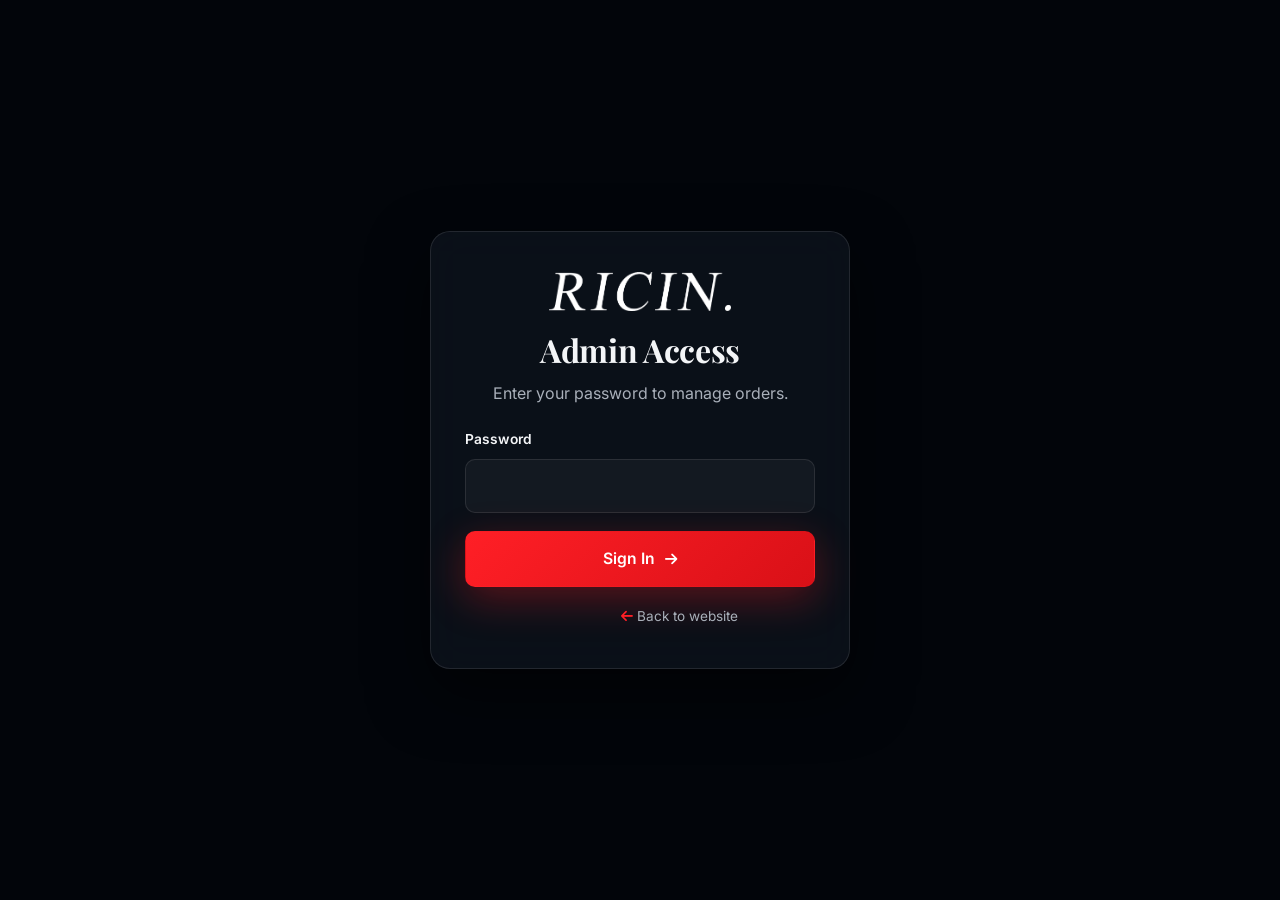
<file: login.html>
<!DOCTYPE html>
<html lang="en">
<head>
  <meta charset="UTF-8">
  <meta name="viewport" content="width=device-width, initial-scale=1.0">
  <title>Admin Login | Ricin Xpress</title>
  <meta name="description" content="Secure staff access to the Ricin Xpress order management dashboard.">
  <meta name="robots" content="noindex, nofollow">
  <meta property="og:title" content="Admin Login | Ricin Xpress">
  <meta property="og:description" content="Staff access to the Ricin Xpress delivery dashboard.">
  <meta property="og:type" content="website">
  <meta name="twitter:card" content="summary_large_image">
  <link rel="preconnect" href="https://fonts.googleapis.com">
  <link rel="preconnect" href="https://fonts.gstatic.com" crossorigin>
  <link href="https://fonts.googleapis.com/css2?family=Playfair+Display:ital,wght@0,600;0,700;0,900;1,700&family=Inter:wght@400;500;600;700;900&display=swap" rel="stylesheet">
  <link rel="stylesheet" href="css/styles.css">
  <link rel="stylesheet" href="https://cdnjs.cloudflare.com/ajax/libs/font-awesome/6.5.1/css/all.min.css">
  <link rel="icon" type="image/png" href="favicon.png">
  <link rel="apple-touch-icon" href="apple-touch-icon.png">
  <script>document.documentElement.className+=" js";window.addEventListener("error",function(){document.documentElement.className=document.documentElement.className.replace(" js","");});</script>
</head>
<body>
  <main class="auth-wrap">
    <div class="auth-card">
      <a href="index.html" class="brand" style="justify-content:center;display:inline-flex"><img src="ricin-wordmark.png" alt="RICIN." class="brand-mark"></a>
      <h1>Admin Access</h1>
      <p class="muted">Enter your password to manage orders.</p>
      <form id="loginForm" novalidate>
        <div class="form-group">
          <label for="password">Password</label>
          <input type="password" id="password" autocomplete="current-password" required>
          <span class="field-error" id="err-password"></span>
        </div>
        <button type="submit" class="btn btn-primary btn-block" id="loginBtn">Sign In <i class="fas fa-arrow-right"></i></button>
      </form>
      <p class="track-note" style="justify-content:center;margin-top:18px"><a href="index.html"><i class="fas fa-arrow-left"></i> Back to website</a></p>
    </div>
  </main>

  <script src="js/main.js"></script>
  <script src="js/login.js"></script>
</body>
</html>
</file>
<file: css/styles.css>
/* ==========================================================================
   RICIN XPRESS — Design System (vanilla CSS)
   ========================================================================== */

:root {
  --black: #02050a;
  --navy: #06101d;
  --navy-2: #0a1624;
  --card: rgba(13, 20, 29, 0.78);
  --card-solid: #0c141f;
  --red: #ff1f26;
  --red-dark: #d91017;
  --white: #ffffff;
  --text: #f3f5f7;
  --muted: #a9b0ba;
  --border: rgba(255, 255, 255, 0.1);
  --border-strong: rgba(255, 255, 255, 0.18);

  --serif: "Playfair Display", Georgia, serif;
  --sans: "Inter", -apple-system, BlinkMacSystemFont, "Segoe UI", sans-serif;

  --glow: 0 12px 40px rgba(255, 31, 38, 0.32);
  --shadow: 0 24px 60px rgba(0, 0, 0, 0.55);
  --radius: 14px;
  --radius-lg: 20px;
  --header-h: 78px;
  --maxw: 1280px;
  --ease: cubic-bezier(0.22, 0.61, 0.36, 1);
}

*,
*::before,
*::after { box-sizing: border-box; }

html { scroll-behavior: smooth; -webkit-text-size-adjust: 100%; }

body {
  margin: 0;
  background: var(--black);
  color: var(--text);
  font-family: var(--sans);
  font-size: 16px;
  line-height: 1.65;
  overflow-x: hidden;
  -webkit-font-smoothing: antialiased;
}

img { max-width: 100%; display: block; }
a { color: inherit; text-decoration: none; }
button, input, select, textarea { font: inherit; color: inherit; }

:focus-visible {
  outline: 2px solid var(--red);
  outline-offset: 3px;
  border-radius: 6px;
}

h1, h2, h3, h4 {
  font-family: var(--serif);
  font-weight: 700;
  line-height: 1.08;
  margin: 0 0 0.4em;
  letter-spacing: -0.01em;
}

p { margin: 0 0 1em; }

.container {
  width: 100%;
  max-width: var(--maxw);
  margin: 0 auto;
  padding: 0 24px;
}

.skip-link {
  position: absolute;
  left: -9999px;
  top: 0;
  background: var(--red);
  color: #fff;
  padding: 10px 18px;
  z-index: 999;
}
.skip-link:focus { left: 12px; top: 12px; }

.eyebrow {
  display: inline-block;
  font-family: var(--sans);
  font-size: 0.78rem;
  font-weight: 700;
  letter-spacing: 0.22em;
  text-transform: uppercase;
  color: var(--red);
  margin-bottom: 14px;
}
.eyebrow::after {
  content: "";
  display: block;
  width: 58px;
  height: 2px;
  background: var(--red);
  margin-top: 8px;
}
.eyebrow.center { display: block; text-align: center; }
.eyebrow.center::after { margin: 8px auto 0; }

.text-red { color: var(--red); }
.muted { color: var(--muted); }
.section { padding: 96px 0; position: relative; }
.section-dark { background: linear-gradient(180deg, var(--black), var(--navy) 55%, var(--black)); }
.section-title { font-size: clamp(2rem, 4.2vw, 3.1rem); margin-bottom: 12px; }
.section-head { max-width: 720px; margin: 0 auto 56px; text-align: center; }
.section-head p { color: var(--muted); }

/* ---------- Buttons ---------- */
.btn {
  white-space: nowrap;
  display: inline-flex;

  align-items: center;
  justify-content: center;
  gap: 10px;
  padding: 14px 28px;
  border-radius: 10px;
  border: 1px solid transparent;
  font-weight: 600;
  font-size: 0.98rem;
  cursor: pointer;
  transition: transform 0.25s var(--ease), box-shadow 0.25s var(--ease),
    background 0.25s var(--ease), border-color 0.25s var(--ease);
  background: transparent;
}
.btn i { font-size: 0.9em; }
.btn-primary {
  background: linear-gradient(135deg, var(--red), var(--red-dark));
  color: #fff;
  box-shadow: var(--glow);
}
.btn-primary:hover { transform: translateY(-2px); box-shadow: 0 16px 48px rgba(255, 31, 38, 0.48); }
.btn-ghost { border-color: var(--border-strong); color: var(--white); -webkit-backdrop-filter: blur(8px); backdrop-filter: blur(8px); }
.btn-ghost:hover { border-color: var(--red); color: var(--red); transform: translateY(-2px); }
.btn-block { width: 100%; }
.btn-sm { padding: 9px 18px; font-size: 0.88rem; gap: 8px; }
.btn[disabled] { opacity: 0.65; cursor: not-allowed; transform: none; }

.spinner {
  width: 16px;
  height: 16px;
  border: 2px solid rgba(255, 255, 255, 0.4);
  border-top-color: #fff;
  border-radius: 50%;
  animation: spin 0.7s linear infinite;
  display: inline-block;
}
@keyframes spin { to { transform: rotate(360deg); } }

/* ---------- Header ---------- */
.header {
  position: fixed;
  inset: 0 0 auto 0;
  height: var(--header-h);
  display: flex;
  align-items: center;
  z-index: 100;
  transition: background 0.35s var(--ease), border-color 0.35s var(--ease), backdrop-filter 0.35s;
  border-bottom: 1px solid transparent;
}
.header.scrolled {
  background: rgba(3, 7, 13, 0.86);
  -webkit-backdrop-filter: blur(16px); backdrop-filter: blur(16px);
  border-bottom-color: var(--border);
}
.header-inner {
  width: 100%;
  max-width: var(--maxw);
  margin: 0 auto;
  padding: 0 24px;
  display: flex;
  align-items: center;
  justify-content: space-between;
  gap: 24px;
}
.brand {
  font-family: var(--serif);
  font-style: italic;
  font-size: 1.9rem;
  font-weight: 700;
  letter-spacing: 0.01em;
  color: var(--white);
  line-height: 1;
}
.brand span { color: var(--white); font-style: italic; font-weight: 700; }
.nav { display: flex; align-items: center; gap: 34px; }
.nav-link {
  position: relative;
  font-size: 0.95rem;
  font-weight: 500;
  color: var(--text);
  padding: 6px 0;
  transition: color 0.25s var(--ease);
}
.nav-link::after {
  content: "";
  position: absolute;
  left: 0;
  bottom: 0;
  height: 2px;
  width: 0;
  background: var(--red);
  transition: width 0.3s var(--ease);
}
.nav-link:hover { color: var(--red); }
.nav-link:hover::after,
.nav-link.active::after { width: 100%; }
.nav-link.active { color: var(--red); }
.header-cta { padding: 11px 24px; }

.mobile-toggle {
  display: none;
  width: 44px;
  height: 44px;
  border: 1px solid var(--border);
  background: rgba(255, 255, 255, 0.04);
  border-radius: 10px;
  cursor: pointer;
  position: relative;
}
.mobile-toggle span {
  position: absolute;
  left: 12px;
  width: 18px;
  height: 2px;
  background: var(--white);
  transition: transform 0.3s var(--ease), opacity 0.2s;
}
.mobile-toggle span:nth-child(1) { top: 15px; }
.mobile-toggle span:nth-child(2) { top: 21px; }
.mobile-toggle span:nth-child(3) { top: 27px; }
.mobile-toggle.active span:nth-child(1) { transform: translateY(6px) rotate(45deg); }
.mobile-toggle.active span:nth-child(2) { opacity: 0; }
.mobile-toggle.active span:nth-child(3) { transform: translateY(-6px) rotate(-45deg); }

/* ---------- Hero ---------- */
.hero {
  position: relative;
  min-height: 100vh;
  display: flex;
  align-items: center;
  padding: calc(var(--header-h) + 48px) 0 56px;
  overflow: hidden;
}
.hero-media {
  position: absolute;
  inset: 0;
  z-index: 0;
}
.hero-media img {
  width: 100%;
  height: 100%;
  object-fit: cover;
  object-position: 55% 72%;
  filter: brightness(1.14) contrast(1.06) saturate(1.08);
  image-rendering: -webkit-optimize-contrast;
}
.hero-media::after {
  content: "";
  position: absolute;
  inset: 0;
  background: linear-gradient(100deg, rgba(2, 5, 10, 0.9) 8%, rgba(2, 5, 10, 0.66) 38%,
      rgba(2, 5, 10, 0.16) 68%, rgba(2, 5, 10, 0.45) 100%),
    radial-gradient(70% 60% at 12% 40%, rgba(255, 31, 38, 0.12), transparent 70%);
}

.hero-inner { position: relative; z-index: 1; width: 100%; }
.hero-copy { max-width: 620px; }
.badge-pill {
  display: inline-flex;
  align-items: center;
  gap: 10px;
  padding: 9px 18px;
  border-radius: 999px;
  border: 1px solid var(--border);
  background: rgba(255, 255, 255, 0.05);
  -webkit-backdrop-filter: blur(10px); backdrop-filter: blur(10px);
  font-size: 0.76rem;
  font-weight: 700;
  letter-spacing: 0.18em;
  text-transform: uppercase;
  margin-bottom: 26px;
}
.badge-pill .dot {
  width: 8px;
  height: 8px;
  border-radius: 50%;
  background: var(--red);
  box-shadow: 0 0 0 0 rgba(255, 31, 38, 0.6);
  animation: pulse 2s infinite;
}
@keyframes pulse {
  70% { box-shadow: 0 0 0 12px rgba(255, 31, 38, 0); }
  100% { box-shadow: 0 0 0 0 rgba(255, 31, 38, 0); }
}
.hero-title {
  font-size: clamp(3rem, 8vw, 6rem);
  line-height: 0.94;
  margin-bottom: 16px;
  font-style: italic;
  font-weight: 700;
  letter-spacing: 0.01em;
}
.hero-title .line-2 {
  display: block;
  font-family: var(--sans);
  font-weight: 900;
  letter-spacing: -0.02em;
  color: var(--red);
  text-shadow: 0 0 60px rgba(255, 31, 38, 0.45);
}
.hero-sub {
  font-family: var(--sans);
  font-size: clamp(1.25rem, 2.6vw, 1.85rem);
  font-weight: 500;
  color: var(--white);
  margin-bottom: 14px;
}
.hero-text { color: var(--muted); max-width: 470px; margin-bottom: 28px; }
.hero-points { list-style: none; margin: 0 0 32px; padding: 0; display: grid; gap: 14px; }
.hero-points li { display: flex; align-items: center; gap: 14px; font-weight: 500; }
.hero-points i { color: var(--red); width: 22px; text-align: center; font-size: 1.05rem; }
.hero-actions { display: flex; flex-wrap: wrap; gap: 14px; }

/* Feature strip */
.feature-strip {
  position: relative;
  z-index: 1;
  margin-top: 56px;
  display: grid;
  grid-template-columns: repeat(4, 1fr);
  background: var(--card);
  border: 1px solid var(--border);
  border-radius: var(--radius-lg);
  -webkit-backdrop-filter: blur(14px); backdrop-filter: blur(14px);
  overflow: hidden;
}
.feature-strip .fs-item {
  display: flex;
  align-items: center;
  gap: 16px;
  padding: 24px 26px;
  border-right: 1px solid var(--border);
}
.feature-strip .fs-item:last-child { border-right: none; }
.fs-icon {
  width: 46px;
  height: 46px;
  flex: 0 0 46px;
  border-radius: 50%;
  background: rgba(255, 31, 38, 0.12);
  color: var(--red);
  display: grid;
  place-items: center;
  font-size: 1.1rem;
}
.fs-item strong { display: block; font-size: 0.97rem; }
.fs-item span { font-size: 0.86rem; color: var(--muted); }

/* ---------- Page hero (inner pages) ---------- */
.page-hero {
  position: relative;
  padding: calc(var(--header-h) + 90px) 0 90px;
  overflow: hidden;
}
.page-hero .hero-media img { object-position: center; }
.page-hero-inner { position: relative; z-index: 1; }
.page-title { font-size: clamp(2.6rem, 6.5vw, 4.6rem); line-height: 1; }
.page-title .accent { display: block; color: var(--red); }
.page-lead { color: var(--muted); max-width: 500px; font-size: 1.05rem; }

/* ---------- Cards ---------- */
.grid { display: grid; gap: 22px; }
.grid-2 { grid-template-columns: repeat(2, 1fr); }
.grid-3 { grid-template-columns: repeat(3, 1fr); }
.grid-4 { grid-template-columns: repeat(4, 1fr); }

.card {
  background: var(--card);
  border: 1px solid var(--border);
  border-radius: var(--radius-lg);
  padding: 30px;
  -webkit-backdrop-filter: blur(12px); backdrop-filter: blur(12px);
  transition: transform 0.35s var(--ease), border-color 0.35s var(--ease), box-shadow 0.35s var(--ease);
  position: relative;
  overflow: hidden;
}
.card:hover {
  transform: translateY(-6px);
  border-color: rgba(255, 31, 38, 0.45);
  box-shadow: 0 22px 50px rgba(0, 0, 0, 0.5), 0 0 0 1px rgba(255, 31, 38, 0.12);
}
.card h3 { font-size: 1.28rem; margin-bottom: 8px; }
.card p { color: var(--muted); margin: 0; font-size: 0.95rem; }
.card-icon {
  width: 54px;
  height: 54px;
  border-radius: 14px;
  display: grid;
  place-items: center;
  background: rgba(255, 31, 38, 0.12);
  color: var(--red);
  font-size: 1.3rem;
  margin-bottom: 20px;
}
.card-link {
  display: inline-flex;
  align-items: center;
  gap: 8px;
  margin-top: 18px;
  color: var(--red);
  font-weight: 600;
  font-size: 0.92rem;
}
.card-link i { transition: transform 0.25s var(--ease); }
.card:hover .card-link i { transform: translateX(5px); }

/* Steps */
.steps { display: grid; grid-template-columns: repeat(4, 1fr); gap: 22px; position: relative; }
.steps::before {
  content: "";
  position: absolute;
  top: 34px;
  left: 12%;
  right: 12%;
  height: 1px;
  background: linear-gradient(90deg, transparent, rgba(255, 31, 38, 0.5), transparent);
}
.step { text-align: center; position: relative; }
.step-num {
  width: 68px;
  height: 68px;
  margin: 0 auto 18px;
  border-radius: 50%;
  display: grid;
  place-items: center;
  font-family: var(--serif);
  font-size: 1.4rem;
  font-weight: 700;
  color: var(--white);
  background: var(--navy-2);
  border: 1px solid var(--border-strong);
  position: relative;
  z-index: 1;
  transition: all 0.35s var(--ease);
}
.step:hover .step-num {
  border-color: var(--red);
  color: var(--red);
  box-shadow: var(--glow);
}
.step h3 { font-size: 1.15rem; margin-bottom: 6px; }
.step p { color: var(--muted); font-size: 0.92rem; margin: 0; }

/* CTA band */
.cta-band {
  position: relative;
  padding: 90px 0;
  text-align: center;
  background: radial-gradient(60% 100% at 50% 0%, rgba(255, 31, 38, 0.18), transparent 70%), var(--navy);
  border-top: 1px solid var(--border);
  border-bottom: 1px solid var(--border);
}
.cta-band h2 { font-size: clamp(2rem, 5vw, 3.2rem); }
.cta-band p { color: var(--muted); max-width: 560px; margin: 0 auto 28px; }

/* ---------- Forms ---------- */
.form-card {
  background: var(--card);
  border: 1px solid var(--border);
  border-radius: var(--radius-lg);
  padding: 34px;
  -webkit-backdrop-filter: blur(14px); backdrop-filter: blur(14px);
  box-shadow: var(--shadow);
}
.form-section + .form-section { margin-top: 34px; padding-top: 30px; border-top: 1px solid var(--border); }
.form-section-title {
  display: flex;
  align-items: center;
  gap: 12px;
  font-family: var(--sans);
  font-size: 0.82rem;
  letter-spacing: 0.16em;
  text-transform: uppercase;
  font-weight: 700;
  color: var(--white);
  margin-bottom: 22px;
}
.form-section-title .num { color: var(--red); }
.form-row { display: grid; grid-template-columns: 1fr 1fr; gap: 18px; }
.form-group { margin-bottom: 18px; display: flex; flex-direction: column; }
.form-group label { font-size: 0.86rem; font-weight: 600; margin-bottom: 8px; }
.form-group label .req { color: var(--red); }
.form-group input,
.form-group select,
.form-group textarea {
  background: rgba(255, 255, 255, 0.04);
  border: 1px solid var(--border);
  border-radius: 10px;
  padding: 13px 15px;
  color: var(--white);
  transition: border-color 0.25s var(--ease), box-shadow 0.25s var(--ease), background 0.25s;
  width: 100%;
}
.form-group textarea { min-height: 110px; resize: vertical; }
.form-group input::placeholder,
.form-group textarea::placeholder { color: #6f7783; }
.form-group input:focus,
.form-group select:focus,
.form-group textarea:focus {
  outline: none;
  border-color: var(--red);
  background: rgba(255, 31, 38, 0.06);
  box-shadow: 0 0 0 4px rgba(255, 31, 38, 0.12);
}
.form-group input.error,
.form-group select.error,
.form-group textarea.error { border-color: var(--red); background: rgba(255, 31, 38, 0.08); }
.field-error {
  display: none;
  color: var(--red);
  font-size: 0.8rem;
  margin-top: 6px;
}
.field-error.show { display: block; }
select option { background: var(--navy-2); color: var(--white); }

/* ---------- Toast ---------- */
.toast {
  position: fixed;
  bottom: 28px;
  right: 28px;
  z-index: 2000;
  display: flex;
  align-items: center;
  gap: 12px;
  padding: 14px 20px;
  border-radius: 12px;
  background: var(--card-solid);
  border: 1px solid var(--border-strong);
  box-shadow: var(--shadow);
  transform: translateY(24px);
  opacity: 0;
  transition: all 0.35s var(--ease);
  max-width: min(92vw, 380px);
  font-size: 0.93rem;
}
.toast.show { transform: translateY(0); opacity: 1; }
.toast .ico { width: 26px; height: 26px; border-radius: 50%; display: grid; place-items: center; font-size: 0.8rem; flex: 0 0 26px; }
.toast.success .ico { background: rgba(34, 197, 94, 0.15); color: #22c55e; }
.toast.error .ico { background: rgba(255, 31, 38, 0.15); color: var(--red); }
.toast.info .ico { background: rgba(255, 255, 255, 0.12); color: var(--white); }

/* ---------- Tracking ---------- */
.track-card {
  background: var(--card);
  border: 1px solid var(--border);
  border-radius: var(--radius-lg);
  padding: 26px;
  -webkit-backdrop-filter: blur(14px); backdrop-filter: blur(14px);
  max-width: 780px;
}
.track-form { display: flex; align-items: center; gap: 16px; flex-wrap: wrap; }
.track-icon {
  width: 62px;
  height: 62px;
  flex: 0 0 62px;
  border-radius: 50%;
  background: rgba(255, 31, 38, 0.1);
  color: var(--red);
  display: grid;
  place-items: center;
  font-size: 1.4rem;
}
.track-form input {
  flex: 1 1 240px;
  background: rgba(255, 255, 255, 0.04);
  border: 1px solid var(--border);
  border-radius: 10px;
  padding: 15px 16px;
  color: var(--white);
  text-transform: uppercase;
}
.track-form input:focus { outline: none; border-color: var(--red); box-shadow: 0 0 0 4px rgba(255, 31, 38, 0.12); }
.track-note { display: flex; align-items: center; gap: 8px; margin: 16px 0 0 78px; font-size: 0.85rem; color: var(--muted); }
.track-note i { color: var(--red); }

.result {
  display: none;
  margin-top: 34px;
  animation: fadeUp 0.5s var(--ease);
}
.result.show { display: block; }
.result-head {
  display: flex;
  justify-content: space-between;
  align-items: center;
  flex-wrap: wrap;
  gap: 14px;
  padding-bottom: 22px;
  margin-bottom: 26px;
  border-bottom: 1px solid var(--border);
}
.result-ref { font-family: var(--serif); font-size: 1.9rem; color: var(--white); }
.result-date { font-size: 0.88rem; color: var(--muted); }

.status-badge {
  display: inline-flex;
  align-items: center;
  gap: 8px;
  padding: 7px 16px;
  border-radius: 999px;
  font-size: 0.8rem;
  font-weight: 700;
  letter-spacing: 0.06em;
  text-transform: uppercase;
  border: 1px solid;
}
.status-pending { color: #fbbf24; border-color: rgba(251, 191, 36, 0.4); background: rgba(251, 191, 36, 0.1); }
.status-confirmed { color: #60a5fa; border-color: rgba(96, 165, 250, 0.4); background: rgba(96, 165, 250, 0.1); }
.status-onway { color: #c084fc; border-color: rgba(192, 132, 252, 0.4); background: rgba(192, 132, 252, 0.1); }
.status-pickedup { color: #fb923c; border-color: rgba(251, 146, 60, 0.4); background: rgba(251, 146, 60, 0.1); }
.status-completed { color: #22c55e; border-color: rgba(34, 197, 94, 0.4); background: rgba(34, 197, 94, 0.1); }

.timeline { display: grid; grid-template-columns: repeat(5, 1fr); gap: 10px; margin: 8px 0 36px; position: relative; }
.timeline::before {
  content: "";
  position: absolute;
  top: 23px;
  left: 10%;
  right: 10%;
  height: 2px;
  background: var(--border);
}
.timeline-step { text-align: center; position: relative; }
.timeline-dot {
  width: 46px;
  height: 46px;
  margin: 0 auto 12px;
  border-radius: 50%;
  display: grid;
  place-items: center;
  background: var(--navy-2);
  border: 2px solid var(--border);
  color: var(--muted);
  position: relative;
  z-index: 1;
  transition: all 0.4s var(--ease);
}
.timeline-step .label { font-size: 0.85rem; color: var(--muted); font-weight: 500; }
.timeline-step.completed .timeline-dot { border-color: #22c55e; color: #22c55e; background: rgba(34, 197, 94, 0.12); }
.timeline-step.completed .label { color: var(--text); }
.timeline-step.active .timeline-dot {
  border-color: var(--red);
  color: #fff;
  background: linear-gradient(135deg, var(--red), var(--red-dark));
  box-shadow: 0 0 0 6px rgba(255, 31, 38, 0.14);
  animation: glowPulse 2.2s infinite;
}
.timeline-step.active .label { color: var(--white); font-weight: 700; }
@keyframes glowPulse {
  0%, 100% { box-shadow: 0 0 0 6px rgba(255, 31, 38, 0.14); }
  50% { box-shadow: 0 0 0 14px rgba(255, 31, 38, 0.02); }
}

.detail-grid { display: grid; grid-template-columns: repeat(2, 1fr); gap: 16px; }
.detail {
  background: rgba(255, 255, 255, 0.03);
  border: 1px solid var(--border);
  border-radius: 12px;
  padding: 16px 18px;
}
.detail .k {
  display: block;
  font-size: 0.72rem;
  letter-spacing: 0.14em;
  text-transform: uppercase;
  color: var(--muted);
  margin-bottom: 6px;
}
.detail .v { font-weight: 500; word-break: break-word; }

.error-card {
  display: none;
  margin-top: 34px;
  text-align: center;
  padding: 46px 30px;
  border: 1px solid rgba(255, 31, 38, 0.3);
  border-radius: var(--radius-lg);
  background: rgba(255, 31, 38, 0.06);
}
.error-card.show { display: block; animation: fadeUp 0.4s var(--ease); }
.error-card i { font-size: 2.2rem; color: var(--red); margin-bottom: 14px; }

/* ---------- Contact ---------- */
.contact-card {
  display: flex;
  align-items: center;
  gap: 16px;
  padding: 22px;
  background: var(--card);
  border: 1px solid var(--border);
  border-radius: var(--radius);
  transition: all 0.3s var(--ease);
}
.contact-card:hover { transform: translateY(-4px); border-color: rgba(255, 31, 38, 0.5); }
.contact-card .ci {
  width: 48px;
  height: 48px;
  flex: 0 0 48px;
  border-radius: 50%;
  background: rgba(255, 31, 38, 0.12);
  color: var(--red);
  display: grid;
  place-items: center;
  font-size: 1.1rem;
}
.contact-card .k { display: block; font-size: 0.7rem; letter-spacing: 0.16em; text-transform: uppercase; color: var(--muted); }
.contact-card .v { font-weight: 600; word-break: break-word; }

/* ---------- Footer ---------- */
.footer {
  background: var(--black);
  border-top: 1px solid var(--border);
  padding: 66px 0 26px;
}
.footer-grid { display: grid; grid-template-columns: 1.6fr 1fr 1fr; gap: 44px; }
.footer h4 {
  font-family: var(--sans);
  font-size: 0.8rem;
  letter-spacing: 0.16em;
  text-transform: uppercase;
  margin-bottom: 18px;
}
.footer ul { list-style: none; margin: 0; padding: 0; display: grid; gap: 11px; }
.footer a, .footer li { color: var(--muted); font-size: 0.94rem; }
.footer a:hover { color: var(--red); }
.footer p { color: var(--muted); font-size: 0.94rem; max-width: 340px; }
.footer-bottom {
  margin-top: 44px;
  padding-top: 22px;
  border-top: 1px solid var(--border);
  display: flex;
  justify-content: space-between;
  flex-wrap: wrap;
  gap: 12px;
  font-size: 0.86rem;
  color: var(--muted);
}

/* ---------- Animations ---------- */
.animate-on-scroll { opacity: 1; transform: none; }
.js .animate-on-scroll {
  opacity: 0;
  transform: translateY(26px);
  transition: opacity 0.7s var(--ease), transform 0.7s var(--ease);
}
.animate-on-scroll.visible { opacity: 1; transform: none; }
@keyframes fadeUp { from { opacity: 0; transform: translateY(18px); } to { opacity: 1; transform: none; } }

@media (prefers-reduced-motion: reduce) {
  *, *::before, *::after { animation-duration: 0.001ms !important; transition-duration: 0.001ms !important; }

}

/* ---------- Admin ---------- */
.auth-wrap {
  min-height: 100vh;
  display: grid;
  place-items: center;
  padding: 40px 20px;
  position: relative;
  overflow: hidden;
}
.auth-card {
  position: relative;
  z-index: 1;
  width: 100%;
  max-width: 420px;
  background: var(--card);
  border: 1px solid var(--border);
  border-radius: var(--radius-lg);
  padding: 40px 34px;
  -webkit-backdrop-filter: blur(18px); backdrop-filter: blur(18px);
  box-shadow: var(--shadow);
  text-align: center;
}
.auth-card .brand { display: inline-block; margin-bottom: 6px; }
.auth-card form { text-align: left; margin-top: 22px; }

.admin-shell { min-height: 100vh; background: var(--black); padding-top: var(--header-h); }
.admin-bar {
  position: fixed;
  inset: 0 0 auto 0;
  height: var(--header-h);
  background: rgba(3, 7, 13, 0.92);
  -webkit-backdrop-filter: blur(16px); backdrop-filter: blur(16px);
  border-bottom: 1px solid var(--border);
  display: flex;
  align-items: center;
  z-index: 100;
}
.stat-card {
  background: var(--card);
  border: 1px solid var(--border);
  border-radius: var(--radius-lg);
  padding: 24px;
}
.stat-card .k {
  display: block;
  font-size: 0.72rem;
  letter-spacing: 0.16em;
  text-transform: uppercase;
  color: var(--muted);
}
.stat-card .v {
  display: block;
  font-family: var(--serif);
  font-size: 2.6rem;
  line-height: 1.1;
  margin: 6px 0 2px;
}

.stat-card .n { font-family: var(--serif); font-size: 2.6rem; line-height: 1.1; margin: 6px 0 2px; }
.stat-card .s { font-size: 0.82rem; color: var(--muted); }
.stat-card.accent { border-color: rgba(255, 31, 38, 0.35); box-shadow: 0 0 40px rgba(255, 31, 38, 0.08) inset; }

.toolbar { display: grid; grid-template-columns: 2fr 1fr 1fr; gap: 14px; margin: 26px 0; }
.toolbar input, .toolbar select {
  background: rgba(255, 255, 255, 0.04);
  border: 1px solid var(--border);
  border-radius: 10px;
  padding: 12px 14px;
  color: var(--white);
  width: 100%;
}
.toolbar input:focus, .toolbar select:focus { outline: none; border-color: var(--red); }

.table-wrap {
  background: var(--card);
  border: 1px solid var(--border);
  border-radius: var(--radius-lg);
  overflow: auto;
}
table { width: 100%; border-collapse: collapse; min-width: 940px; }
th {
  text-align: left;
  font-size: 0.72rem;
  letter-spacing: 0.14em;
  text-transform: uppercase;
  color: var(--muted);
  padding: 16px 18px;
  border-bottom: 1px solid var(--border);
  white-space: nowrap;
}
td { padding: 16px 18px; border-bottom: 1px solid var(--border); font-size: 0.92rem; vertical-align: top; }
tr:last-child td { border-bottom: none; }
tbody tr:hover { background: rgba(255, 255, 255, 0.03); }
.order-ref { font-family: ui-monospace, "SFMono-Regular", monospace; color: var(--red); font-weight: 700; }
.order-status-select {
  background: rgba(255, 255, 255, 0.05);
  border: 1px solid var(--border);
  border-radius: 8px;
  padding: 7px 10px;
  font-size: 0.82rem;
  cursor: pointer;
}
.order-actions { display: flex; gap: 8px; }
.btn-icon {
  width: 34px;
  height: 34px;
  border-radius: 8px;
  border: 1px solid var(--border);
  background: rgba(255, 255, 255, 0.04);
  cursor: pointer;
  transition: all 0.25s var(--ease);
}
.btn-icon:hover { border-color: var(--red); color: var(--red); }
.btn-delete:hover { background: rgba(255, 31, 38, 0.14); }

.order-cards { display: none; gap: 14px; }
.order-card { background: var(--card); border: 1px solid var(--border); border-radius: var(--radius); padding: 18px; }
.order-card .row { display: flex; justify-content: space-between; gap: 12px; font-size: 0.88rem; padding: 4px 0; }
.order-card .row span:first-child { color: var(--muted); }

.empty-state { display: none; text-align: center; padding: 60px 20px; color: var(--muted); }
.empty-state i { font-size: 2rem; color: var(--red); margin-bottom: 12px; }

.modal {
  position: fixed;
  inset: 0;
  z-index: 500;
  background: rgba(2, 5, 10, 0.8);
  -webkit-backdrop-filter: blur(6px); backdrop-filter: blur(6px);
  display: none;
  align-items: center;
  justify-content: center;
  padding: 24px;
}
.modal.show { display: flex; }
.modal-box {
  width: 100%;
  max-width: 620px;
  max-height: 86vh;
  overflow: auto;
  background: var(--card-solid);
  border: 1px solid var(--border-strong);
  border-radius: var(--radius-lg);
  padding: 30px;
  animation: fadeUp 0.3s var(--ease);
}
.modal-row { display: grid; grid-template-columns: 190px 1fr; gap: 12px; padding: 12px 0; border-bottom: 1px solid var(--border); }
.modal-label { color: var(--muted); font-size: 0.85rem; }
.modal-actions { display: flex; gap: 12px; justify-content: flex-end; margin-top: 24px; flex-wrap: wrap; }

/* ---------- Responsive ---------- */
@media (max-width: 1024px) {
  .grid-4 { grid-template-columns: repeat(2, 1fr); }
  .grid-3 { grid-template-columns: repeat(2, 1fr); }
  .feature-strip { grid-template-columns: repeat(2, 1fr); }
  .feature-strip .fs-item:nth-child(2n) { border-right: none; }
  .feature-strip .fs-item:nth-child(-n + 2) { border-bottom: 1px solid var(--border); }
  .steps { grid-template-columns: repeat(2, 1fr); }
  .steps::before { display: none; }
  .footer-grid { grid-template-columns: 1fr 1fr; }
}

@media (max-width: 900px) {
  .mobile-toggle { display: block; }
  .nav {
    position: fixed;
    inset: 0;
    height: 100vh;
    height: 100dvh;
    flex-direction: column;
    justify-content: flex-start;
    align-items: center;
    gap: 22px;
    padding: calc(var(--header-h) + 28px) 20px calc(env(safe-area-inset-bottom, 0px) + 40px);
    overflow-y: auto;
    -webkit-overflow-scrolling: touch;
    overscroll-behavior: contain;
    background: rgba(2, 5, 10, 0.97);
    -webkit-backdrop-filter: blur(20px); backdrop-filter: blur(20px);
    transform: translateX(100%);
    transition: transform 0.4s var(--ease);
    z-index: 90;
  }
  .nav.open { transform: none; }
  .nav-link { font-size: 1.25rem; font-family: var(--serif); }
  .nav .nav-cta { width: auto; margin-top: 8px; }
  .header { height: var(--header-h); }
  .header-inner { justify-content: space-between; gap: 12px; }
  .mobile-toggle { position: relative; z-index: 120; }
  .header-cta { display: none; }
  .nav .nav-cta { display: inline-flex; }
  .table-wrap { display: none; }
  .order-cards { display: grid; }
  .toolbar { grid-template-columns: 1fr; }
  .modal-row { grid-template-columns: 1fr; gap: 2px; }
}

@media (max-width: 768px) {
  .section { padding: 68px 0; }
  .grid-2, .grid-3, .grid-4, .form-row, .detail-grid { grid-template-columns: 1fr; }
  .hero { min-height: auto; padding-top: calc(var(--header-h) + 40px); }
  .hero-media img { object-position: 55% 76%; }
  .hero-media::after { background: linear-gradient(180deg, rgba(2, 5, 10, 0.48), rgba(2, 5, 10, 0.3) 60%, rgba(2, 5, 10, 0.7)); }
  .feature-strip { grid-template-columns: 1fr; }
  .feature-strip .fs-item { border-right: none; border-bottom: 1px solid var(--border); }
  .feature-strip .fs-item:last-child { border-bottom: none; }
  .timeline { grid-template-columns: 1fr; gap: 0; }
  .timeline::before { top: 0; bottom: 0; left: 23px; right: auto; width: 2px; height: auto; }
  .timeline-step { display: flex; align-items: center; gap: 16px; text-align: left; padding: 10px 0; }
  .timeline-dot { margin: 0; }
  .footer-grid { grid-template-columns: 1fr; }
  .track-note { margin-left: 0; }
  .steps { grid-template-columns: 1fr; }
  .form-card { padding: 24px 18px; }
}

@media (max-width: 480px) {
  .container { padding: 0 18px; }
  .brand { font-size: 1.5rem; }
  .btn { width: 100%; }
  .hero-actions .btn, .cta-band .btn { width: 100%; }
  .track-form { flex-direction: column; align-items: stretch; gap: 12px; }
  .track-icon { display: none; }
  .track-form input {
    flex: 0 0 auto;
    width: 100%;
    height: 54px;
    padding: 0 14px;
    font-size: 0.95rem;
    text-overflow: ellipsis;
  }
  .track-form input::placeholder { font-size: 0.85rem; }
  .track-card { padding: 18px 16px; }
  .track-note { font-size: 0.8rem; }
}

/* Brand wordmark image */
.brand-mark {
  height: 1.9rem;
  width: auto;
  display: block;
  object-fit: contain;
}
.footer .brand-mark { height: 2.2rem; }
.auth-card .brand-mark { height: 2.4rem; margin: 0 auto 16px; }
.hero-title .brand-mark { height: clamp(2rem, 5.2vw, 4rem); width: auto; display: inline-block; }
@media (max-width: 768px) {
  .brand-mark { height: 1.5rem; }
}

/* Header without wordmark: nav centred on desktop */
@media (min-width: 901px) {
  .header-inner { justify-content: flex-end; }
  .nav { margin-right: auto; margin-left: auto; }
}

/* Home hero photo composition (coded layout, photo on the right) */
@media (min-width: 769px) {
  .hero { min-height: 92vh; max-height: 1040px; }
  .hero .hero-media img { object-position: 55% 74%; }
  .hero .hero-media::after {
    background: linear-gradient(95deg, rgba(2, 5, 10, 0.86) 0%, rgba(2, 5, 10, 0.7) 24%,
        rgba(2, 5, 10, 0.3) 42%, rgba(2, 5, 10, 0.02) 58%, rgba(2, 5, 10, 0.28) 100%),
      linear-gradient(180deg, rgba(2, 5, 10, 0.55) 0%, transparent 22%, rgba(2, 5, 10, 0.6) 100%);
  }
}
.hero-title { text-shadow: 0 6px 40px rgba(0, 0, 0, 0.55); }

/* Image safety: never crop key subjects, never overflow */
img { max-width: 100%; }
.page-hero { min-height: 46vh; }
.page-hero .hero-media img { object-position: 70% center; }
.page-hero .hero-media::after {
  background: linear-gradient(100deg, rgba(2, 5, 10, 0.88) 0%, rgba(2, 5, 10, 0.66) 45%,
      rgba(2, 5, 10, 0.36) 100%),
    linear-gradient(180deg, rgba(2, 5, 10, 0.62) 0%, transparent 38%, rgba(2, 5, 10, 0.7) 100%);
}
.section img:not(.brand-mark) { width: 100%; height: auto; object-fit: cover; display: block; }
@media (max-width: 768px) {
  .hero { min-height: auto; }
  .hero .hero-media img { object-position: 55% 78%; filter: brightness(1.3) contrast(1.08) saturate(1.12); }
  .hero .hero-media::after {
    background: linear-gradient(180deg, rgba(2, 5, 10, 0.42) 0%, rgba(2, 5, 10, 0.26) 55%, rgba(2, 5, 10, 0.66) 100%);
  }
  .hero-title, .hero-sub, .hero-text { text-shadow: 0 4px 24px rgba(0, 0, 0, 0.75); }
  .page-hero { min-height: 0; }
  .page-hero .hero-media img { filter: brightness(1.26) contrast(1.06) saturate(1.1); }
}

/* ---------- Motion polish: unified easing + durations ---------- */
:root {
  --ease: cubic-bezier(0.22, 0.61, 0.36, 1);
  --dur-fast: 160ms;
  --dur: 260ms;
  --dur-slow: 420ms;
}
/* smooth scrolling handled in JS (scroll-behavior would fight the inertial loop) */
a, button, .btn, .card, .step, .fs-item, .nav-link, .service-card,
input, select, textarea, .order-card, .stat-card, .timeline-dot {
  transition: color var(--dur-fast) var(--ease), background-color var(--dur) var(--ease),
    border-color var(--dur) var(--ease), box-shadow var(--dur) var(--ease),
    transform var(--dur) var(--ease), opacity var(--dur) var(--ease);
}
.header { transition: background-color var(--dur-slow) var(--ease), box-shadow var(--dur-slow) var(--ease),
    backdrop-filter var(--dur-slow) var(--ease), border-color var(--dur-slow) var(--ease); }
.btn:hover { transform: translateY(-2px); }
.btn:active { transform: translateY(0); }
.card:hover, .step:hover { transform: translateY(-4px); }
.hero-media img { will-change: transform; }
.js .animate-on-scroll { transition: opacity 620ms var(--ease), transform 620ms var(--ease); }

@media (prefers-reduced-motion: reduce) {

  *, *::before, *::after {
    animation-duration: 0.001ms !important;
    transition-duration: 0.001ms !important;
    scroll-behavior: auto !important;
  }
}




/* Inline brand wordmark inside headings */
.inline-mark {
  display: inline-block;
  height: 0.82em;
  width: auto;
  vertical-align: baseline;
  transform: translateY(0.04em);
  margin-right: 0.06em;
}

/* Only one CTA: menu CTA on mobile, header CTA on desktop */
@media (min-width: 901px) { .nav .nav-cta { display: none; } }

/* ── Faded edge imagery (photos melting into the page) ─────── */
.cutout,
.faded-media img{
  width:100%;
  height:auto;
  display:block;
  border:0 !important;
  border-radius:0 !important;
  background:transparent;
  object-fit:cover;
  filter:contrast(1.06) saturate(1.04) brightness(1.02);
  -webkit-mask-image:radial-gradient(ellipse 72% 70% at 50% 48%, #000 30%, rgba(0,0,0,.6) 62%, transparent 92%);
  mask-image:radial-gradient(ellipse 72% 70% at 50% 48%, #000 30%, rgba(0,0,0,.6) 62%, transparent 92%);
  transition:transform var(--dur, .45s) var(--ease, cubic-bezier(.22,.61,.36,1)),
             filter var(--dur, .45s) var(--ease, cubic-bezier(.22,.61,.36,1));
}
.cutout:hover,
.faded-media img:hover{ transform:translateY(-6px) scale(1.015); filter:contrast(1.1) saturate(1.08) brightness(1.05); }
.cutout-wrap,
.faded-media{
  position:relative;
  max-width:100%;
  display:flex;
  align-items:center;
  justify-content:center;
  padding:8px 0;
  overflow:hidden;
}
/* Founder: faded photo on mobile only, original framed photo on desktop */
.founder-cutout{ display:none; }
@media (max-width:900px){
  .founder-photo{ display:none; }
  .founder-cutout{ display:block; }
}

/* ── Realistic faded photography (all pages except home hero) ── */
.page-hero .hero-media img {
  -webkit-mask-image: radial-gradient(ellipse 85% 82% at 50% 45%, #000 34%, rgba(0,0,0,.55) 68%, transparent 96%);
  mask-image: radial-gradient(ellipse 85% 82% at 50% 45%, #000 34%, rgba(0,0,0,.55) 68%, transparent 96%);
  filter: brightness(1.16) contrast(1.07) saturate(1.08);
}
.founder-photo {
  -webkit-mask-image: radial-gradient(ellipse 68% 66% at 50% 46%, #000 22%, rgba(0,0,0,.5) 58%, transparent 90%);
  mask-image: radial-gradient(ellipse 68% 66% at 50% 46%, #000 22%, rgba(0,0,0,.5) 58%, transparent 90%);
  filter: brightness(1.16) contrast(1.07) saturate(1.08);
}
.founder-photo {
  border: 0 !important;
  border-radius: 0 !important;
  background: transparent;
}
@media (max-width: 900px) {
  .page-hero .hero-media img {
    -webkit-mask-image: radial-gradient(ellipse 110% 78% at 50% 42%, #000 40%, rgba(0,0,0,.5) 74%, transparent 100%);
    mask-image: radial-gradient(ellipse 110% 78% at 50% 42%, #000 40%, rgba(0,0,0,.5) 74%, transparent 100%);
  }
}

/* Keep hero copy readable over the brighter photo */
.hero-sub, .hero-text, .hero-points li { text-shadow: 0 2px 14px rgba(0, 0, 0, 0.85); }

/* ---------- Contact hero: full landscape vehicle presentation ---------- */
.contact-hero {
  min-height: 0;
  height: 56.25vw;
  max-height: 900px;
  padding: 0;
  display: flex;
  align-items: stretch;
}
.contact-hero .hero-media img {
  width: 100%;
  height: 100%;
  object-fit: cover;
  object-position: center center;
  -webkit-mask-image: none !important;
  mask-image: none !important;
  filter: brightness(1.05) contrast(1.05) saturate(1.06);
}
.contact-hero .hero-media::after {
  background:
    linear-gradient(90deg,
      rgba(2, 5, 10, 0.42) 0%,
      rgba(2, 5, 10, 0.18) 42%,
      rgba(2, 5, 10, 0.56) 72%,
      rgba(2, 5, 10, 0.84) 100%),
    linear-gradient(180deg,
      rgba(2, 5, 10, 0.74) 0%,
      rgba(2, 5, 10, 0.10) 32%,
      rgba(2, 5, 10, 0.28) 70%,
      rgba(2, 5, 10, 0.78) 100%);
}
.contact-hero .page-hero-inner {
  width: 100%;
  max-width: var(--maxw);
  display: flex;
  flex-direction: column;
  align-items: flex-end;
  justify-content: flex-start;
  padding-top: calc(var(--header-h) + 82px);
}
.contact-hero .eyebrow,
.contact-hero .page-title,
.contact-hero .page-lead {
  width: min(100%, 510px);
}
.contact-hero .page-title {
  text-shadow: 0 8px 30px rgba(0, 0, 0, 0.78);
}
.contact-hero .page-lead {
  text-shadow: 0 4px 20px rgba(0, 0, 0, 0.78);
}

@media (max-width: 900px) {
  .contact-hero {
    height: 56.25vw;
    max-height: none;
    min-height: 320px;
  }
  .contact-hero .page-hero-inner {
    align-items: flex-start;
    justify-content: flex-end;
    padding-top: calc(var(--header-h) + 28px);
    padding-bottom: 34px;
  }
  .contact-hero .hero-media::after {
    background:
      linear-gradient(180deg,
        rgba(2, 5, 10, 0.38) 0%,
        rgba(2, 5, 10, 0.05) 34%,
        rgba(2, 5, 10, 0.30) 58%,
        rgba(2, 5, 10, 0.90) 100%);
  }
  .contact-hero .eyebrow,
  .contact-hero .page-title,
  .contact-hero .page-lead {
    width: 100%;
    max-width: 640px;
  }
}

/* ---------- Contact page: mobile-first hero polish ---------- */
@media (max-width: 900px) {
  .contact-hero {
    height: auto;
    min-height: 0;
    display: block;
    overflow: hidden;
    padding: 0;
    background: #02050a;
  }

  /* Keep the full 16:9 blue van image visible on phones — no subject crop. */
  .contact-hero .hero-media {
    position: relative;
    inset: auto;
    width: 100%;
    height: auto;
    aspect-ratio: 16 / 9;
    overflow: hidden;
  }

  .contact-hero .hero-media img {
    width: 100%;
    height: 100%;
    object-fit: cover;
    object-position: center center;
    display: block;
  }

  .contact-hero .hero-media::after {
    background:
      linear-gradient(180deg,
        rgba(2, 5, 10, 0.08) 0%,
        rgba(2, 5, 10, 0.04) 38%,
        rgba(2, 5, 10, 0.44) 66%,
        rgba(2, 5, 10, 0.96) 100%);
  }

  /* Let the copy overlap the lower edge of the photograph cleanly. */
  .contact-hero .page-hero-inner {
    width: 100%;
    max-width: var(--maxw);
    margin: -92px auto 0;
    padding: 0 24px 34px;
    align-items: flex-start;
    justify-content: flex-end;
  }

  .contact-hero .eyebrow {
    width: auto;
    margin-bottom: 10px;
    font-size: 0.72rem;
  }

  .contact-hero .page-title {
    width: 100%;
    max-width: 620px;
    font-size: clamp(2.35rem, 10vw, 3.5rem);
    line-height: 0.98;
    margin-bottom: 12px;
  }

  .contact-hero .page-lead {
    width: 100%;
    max-width: 560px;
    font-size: 0.98rem;
    line-height: 1.5;
    color: rgba(255,255,255,.86);
  }
}

@media (max-width: 480px) {
  .header-inner { padding: 0 16px; }
  .mobile-toggle { flex: 0 0 44px; }

  .contact-hero .page-hero-inner {
    margin-top: -86px;
    padding: 0 18px 28px;
  }

  .contact-hero .eyebrow {
    padding: 7px 12px;
    letter-spacing: .14em;
  }

  .contact-hero .page-title {
    font-size: clamp(2.15rem, 11.5vw, 3rem);
  }

  .contact-hero .page-lead {
    font-size: 0.92rem;
    max-width: 360px;
  }

  .contact-hero + .section {
    padding-top: 54px;
  }

  .contact-card {
    min-width: 0;
    padding: 16px;
  }

  .contact-card .v {
    overflow-wrap: anywhere;
  }

  .form-card {
    width: 100%;
    min-width: 0;
  }
}

/* ---------- Services page mobile polish ---------- */
@media (max-width: 768px) {
  /* Keep the Services hero tall enough for its copy and CTAs instead of
     forcing the content into the desktop 3:2 image ratio. */
  .services-photo-hero.full-photo-hero {
    aspect-ratio: auto;
    min-height: 620px !important;
    height: auto;
  }

  .services-photo-hero.full-photo-hero .page-hero-inner {
    padding-top: calc(var(--header-h) + 28px);
    padding-bottom: 34px;
  }

  .services-photo-hero .page-title {
    font-size: clamp(2.35rem, 11vw, 3.35rem);
    line-height: 0.98;
    max-width: 100%;
  }

  .services-photo-hero .page-lead {
    max-width: 100%;
    font-size: 0.98rem;
    line-height: 1.6;
  }

  .services-photo-hero .hero-actions {
    width: 100%;
    flex-direction: column;
    gap: 12px;
    margin-top: 22px !important;
  }

  .services-photo-hero .hero-actions .btn {
    width: 100%;
    min-height: 52px;
  }

  /* Tracking card: stack every control cleanly on phones. */
  .track-card {
    width: 100%;
    max-width: none;
    padding: 18px;
  }

  .track-form {
    width: 100%;
    flex-direction: column;
    align-items: stretch;
    gap: 12px;
  }

  .track-form input,
  .track-form .btn {
    width: 100%;
    min-width: 0;
    min-height: 52px;
  }

  .track-note {
    margin-left: 0;
    justify-content: center;
    text-align: center;
    line-height: 1.4;
  }

  /* Service cards: make Learn More controls easy to tap and prevent
     narrow-width wrapping from creating uneven card heights. */
  .section-dark .grid-3 .card {
    padding: 24px 20px;
  }

  .section-dark .grid-3 .card-link {
    display: flex;
    width: 100%;
    min-height: 46px;
    align-items: center;
    justify-content: center;
    padding: 11px 14px;
    margin-top: 18px;
    border: 1px solid rgba(255, 31, 38, 0.34);
    border-radius: 10px;
    background: rgba(255, 31, 38, 0.08);
  }

  .section-dark .grid-3 .card-link:hover {
    border-color: var(--red);
    background: rgba(255, 31, 38, 0.14);
  }

  /* Bottom support CTA should stack instead of squeezing the button beside
     the heading on small screens. */
  .section-dark > .container > .card[style*="justify-content:space-between"] {
    align-items: stretch !important;
    gap: 18px !important;
    padding: 22px 20px !important;
  }

  .section-dark > .container > .card[style*="justify-content:space-between"] > div {
    width: 100%;
    align-items: flex-start !important;
  }

  .section-dark > .container > .card[style*="justify-content:space-between"] > div .card-icon {
    flex: 0 0 54px;
  }

  .section-dark > .container > .card[style*="justify-content:space-between"] > .btn {
    width: 100%;
    min-height: 50px;
  }

  /* Tracking results stay readable on small screens. */
  .result .card {
    padding: 22px 18px;
  }

  .result-head {
    align-items: flex-start;
    gap: 10px;
  }

  .result-ref {
    font-size: 1.45rem;
    overflow-wrap: anywhere;
  }

  .status-badge {
    max-width: 100%;
  }

  .error-card {
    padding: 34px 20px;
  }
}

@media (max-width: 480px) {
  .services-photo-hero.full-photo-hero {
    min-height: 660px !important;
  }

  .services-photo-hero.full-photo-hero .hero-media img {
    object-position: center center !important;
  }

  .services-photo-hero .eyebrow {
    font-size: 0.7rem;
    letter-spacing: 0.18em;
  }

  .services-photo-hero .page-title {
    font-size: clamp(2.15rem, 10.5vw, 3rem);
  }

  .services-photo-hero .page-lead {
    font-size: 0.94rem;
  }

  .section-dark .grid-3 .card-link {
    font-size: 0.9rem;
  }
}

/* ---------- Services page: true mobile-first hero sizing ---------- */
@media (max-width: 768px) {
  /* Let the hero grow with its content so the CTA can never be clipped. */
  .services-photo-hero.full-photo-hero {
    height: auto !important;
    min-height: 0 !important;
    aspect-ratio: auto !important;
    display: block;
    overflow: hidden;
  }

  .services-photo-hero.full-photo-hero .hero-media {
    position: absolute;
    inset: 0;
  }

  .services-photo-hero.full-photo-hero .page-hero-inner {
    width: 100%;
    padding-top: calc(var(--header-h) + 42px);
    padding-bottom: calc(42px + env(safe-area-inset-bottom, 0px));
    position: relative;
  }

  .services-photo-hero .hero-actions {
    width: 100%;
    max-width: 100%;
    display: flex;
    flex-direction: column;
    align-items: stretch;
    gap: 12px;
    margin-top: 24px !important;
  }

  .services-photo-hero .hero-actions .btn {
    width: 100% !important;
    max-width: 100%;
    min-width: 0;
    min-height: 54px;
    padding: 14px 18px;
    white-space: normal;
    text-align: center;
    line-height: 1.25;
    flex: 0 0 auto;
  }

  .services-photo-hero .page-title,
  .services-photo-hero .page-lead {
    width: 100%;
    max-width: 100%;
  }
}

@media (max-width: 430px) {
  .services-photo-hero.full-photo-hero .page-hero-inner {
    padding-left: 18px;
    padding-right: 18px;
    padding-top: calc(var(--header-h) + 34px);
    padding-bottom: calc(36px + env(safe-area-inset-bottom, 0px));
  }

  .services-photo-hero .page-title {
    font-size: clamp(2.05rem, 10.5vw, 2.9rem);
    line-height: 1.02;
  }

  .services-photo-hero .page-lead {
    font-size: 0.94rem;
    line-height: 1.55;
  }

  .services-photo-hero .hero-actions .btn {
    min-height: 56px;
    padding: 15px 16px;
    font-size: 0.96rem;
  }
}
</file>
